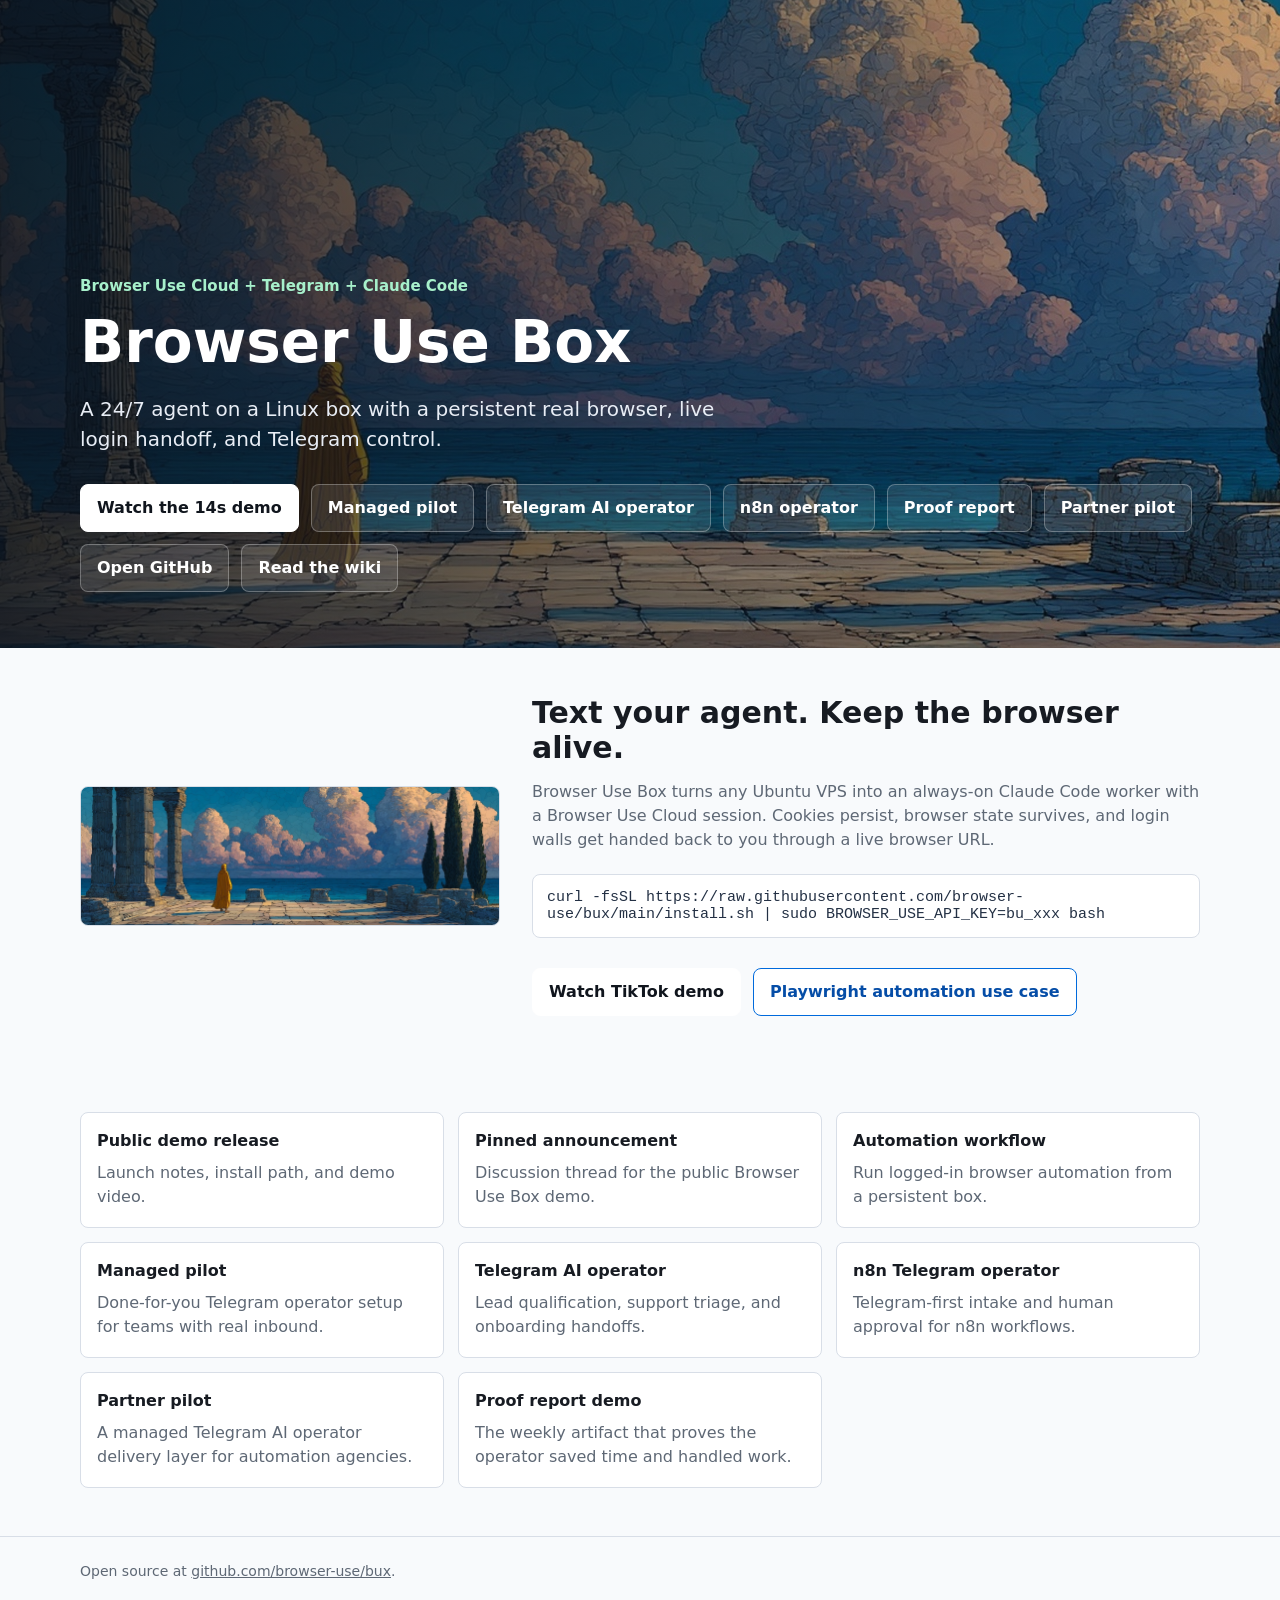
<file: docs/index.html>
<!doctype html>
<html lang="en">
  <head>
    <meta charset="utf-8">
    <meta name="viewport" content="width=device-width, initial-scale=1">
    <title>Browser Use Box</title>
    <meta
      name="description"
      content="Browser Use Box is a 24/7 Claude Code agent with Browser Use Cloud, Telegram control, and a persistent real browser."
    >
    <link rel="canonical" href="https://browser-use.github.io/bux/">
    <link rel="llms-txt" href="https://browser-use.github.io/bux/llms.txt">
    <link rel="llms-full-txt" href="https://browser-use.github.io/bux/llms-full.txt">
    <meta property="og:title" content="Browser Use Box">
    <meta
      property="og:description"
      content="A 24/7 Claude Code agent with Browser Use Cloud, Telegram control, and a persistent real browser."
    >
    <meta property="og:url" content="https://browser-use.github.io/bux/">
    <meta property="og:image" content="https://raw.githubusercontent.com/browser-use/bux/main/docs/hero.jpg">
    <meta property="og:type" content="website">
    <meta name="twitter:card" content="summary_large_image">
    <meta name="twitter:title" content="Browser Use Box">
    <meta
      name="twitter:description"
      content="A 24/7 Claude Code agent with Browser Use Cloud, Telegram control, and a persistent real browser."
    >
    <meta name="twitter:image" content="https://raw.githubusercontent.com/browser-use/bux/main/docs/hero.jpg">
    <script type="application/ld+json">
      {
        "@context": "https://schema.org",
        "@type": "SoftwareApplication",
        "name": "Browser Use Box",
        "applicationCategory": "DeveloperApplication",
        "operatingSystem": "Linux",
        "description": "A 24/7 Claude Code agent with Browser Use Cloud, Telegram control, and a persistent real browser.",
        "url": "https://browser-use.github.io/bux/",
        "codeRepository": "https://github.com/browser-use/bux",
        "image": "https://raw.githubusercontent.com/browser-use/bux/main/docs/hero.jpg",
        "sameAs": [
          "https://www.tiktok.com/@browser_use/video/7639824093721758989",
          "https://github.com/browser-use/bux"
        ]
      }
    </script>
    <style>
      :root {
        color-scheme: light;
        --ink: #171b22;
        --muted: #5e6875;
        --line: #d8dee7;
        --paper: #f8fafc;
        --panel: #ffffff;
        --accent: #006adc;
        --accent-strong: #054da7;
        --green: #16845b;
      }

      * {
        box-sizing: border-box;
      }

      body {
        margin: 0;
        color: var(--ink);
        background: var(--paper);
        font-family: Inter, ui-sans-serif, system-ui, -apple-system, BlinkMacSystemFont, "Segoe UI", sans-serif;
        line-height: 1.5;
      }

      a {
        color: inherit;
      }

      .hero {
        min-height: 72vh;
        display: flex;
        align-items: end;
        background:
          linear-gradient(90deg, rgba(10, 18, 28, .86), rgba(10, 18, 28, .46) 58%, rgba(10, 18, 28, .22)),
          url("hero.jpg") center / cover no-repeat;
        color: white;
      }

      .hero-inner,
      .section-inner {
        width: min(1120px, calc(100% - 40px));
        margin: 0 auto;
      }

      .hero-inner {
        padding: 72px 0 56px;
      }

      .eyebrow {
        margin: 0 0 14px;
        color: #a7f0cb;
        font-size: 15px;
        font-weight: 700;
      }

      h1 {
        max-width: 780px;
        margin: 0;
        font-size: 58px;
        line-height: 1.04;
        letter-spacing: 0;
      }

      .hero-copy {
        max-width: 660px;
        margin: 22px 0 0;
        color: #e8edf5;
        font-size: 20px;
      }

      .actions {
        display: flex;
        flex-wrap: wrap;
        gap: 12px;
        margin-top: 30px;
      }

      .button {
        min-height: 44px;
        display: inline-flex;
        align-items: center;
        justify-content: center;
        border: 1px solid rgba(255, 255, 255, .28);
        border-radius: 8px;
        padding: 11px 16px;
        text-decoration: none;
        font-weight: 700;
        background: rgba(255, 255, 255, .1);
      }

      .button.primary {
        border-color: white;
        background: white;
        color: #10151d;
      }

      main {
        background: var(--paper);
      }

      section {
        padding: 48px 0;
      }

      .demo {
        display: grid;
        grid-template-columns: minmax(260px, 420px) 1fr;
        gap: 32px;
        align-items: center;
      }

      .demo img {
        width: 100%;
        border: 1px solid var(--line);
        border-radius: 8px;
        display: block;
        background: var(--panel);
      }

      h2 {
        margin: 0 0 14px;
        font-size: 30px;
        line-height: 1.16;
        letter-spacing: 0;
      }

      p {
        margin: 0 0 18px;
        color: var(--muted);
      }

      .command {
        margin: 22px 0;
        overflow-x: auto;
        border: 1px solid var(--line);
        border-radius: 8px;
        background: var(--panel);
        padding: 14px;
        color: #233044;
        font: 15px ui-monospace, SFMono-Regular, Menlo, Consolas, monospace;
      }

      .link-grid {
        display: grid;
        grid-template-columns: repeat(3, minmax(0, 1fr));
        gap: 14px;
      }

      .link-tile {
        min-height: 116px;
        border: 1px solid var(--line);
        border-radius: 8px;
        background: var(--panel);
        padding: 16px;
        text-decoration: none;
      }

      .link-tile strong {
        display: block;
        margin-bottom: 8px;
      }

      .link-tile span {
        color: var(--muted);
      }

      footer {
        border-top: 1px solid var(--line);
        padding: 24px 0 36px;
        color: var(--muted);
        font-size: 14px;
      }

      @media (max-width: 760px) {
        .hero {
          min-height: 68vh;
          background:
            linear-gradient(180deg, rgba(10, 18, 28, .44), rgba(10, 18, 28, .9)),
            url("hero.jpg") center / cover no-repeat;
        }

        .hero-inner,
        .section-inner {
          width: min(100% - 28px, 1120px);
        }

        h1 {
          font-size: 40px;
        }

        .hero-copy {
          font-size: 18px;
        }

        .demo,
        .link-grid {
          grid-template-columns: 1fr;
        }
      }
    </style>
  </head>
  <body>
    <header class="hero">
      <div class="hero-inner">
        <p class="eyebrow">Browser Use Cloud + Telegram + Claude Code</p>
        <h1>Browser Use Box</h1>
        <p class="hero-copy">
          A 24/7 agent on a Linux box with a persistent real browser, live login handoff, and Telegram control.
        </p>
        <div class="actions" aria-label="Primary links">
          <a class="button primary" href="https://www.tiktok.com/@browser_use/video/7639824093721758989">Watch the 14s demo</a>
          <a class="button" href="pilot.html">Managed pilot</a>
          <a class="button" href="telegram-ai-operator.html">Telegram AI operator</a>
          <a class="button" href="n8n-telegram-ai-operator.html">n8n operator</a>
          <a class="button" href="managed-pilot-proof-report.html">Proof report</a>
          <a class="button" href="managed-pilot-partners.html">Partner pilot</a>
          <a class="button" href="https://github.com/browser-use/bux">Open GitHub</a>
          <a class="button" href="https://github.com/browser-use/bux/wiki">Read the wiki</a>
        </div>
      </div>
    </header>

    <main>
      <section>
        <div class="section-inner demo">
          <a href="https://www.tiktok.com/@browser_use/video/7639824093721758989" aria-label="Watch Browser Use Box on TikTok">
            <img src="hero.jpg" alt="Browser Use Box running as a Telegram-controlled agent">
          </a>
          <div>
            <h2>Text your agent. Keep the browser alive.</h2>
            <p>
              Browser Use Box turns any Ubuntu VPS into an always-on Claude Code worker with a Browser Use Cloud session. Cookies persist, browser state survives, and login walls get handed back to you through a live browser URL.
            </p>
            <div class="command">curl -fsSL https://raw.githubusercontent.com/browser-use/bux/main/install.sh | sudo BROWSER_USE_API_KEY=bu_xxx bash</div>
            <div class="actions">
              <a class="button primary" href="https://www.tiktok.com/@browser_use/video/7639824093721758989">Watch TikTok demo</a>
              <a class="button" style="border-color: var(--accent); color: var(--accent-strong); background: white;" href="https://github.com/browser-use/bux/blob/main/docs/playwright-automation.md">Playwright automation use case</a>
            </div>
          </div>
        </div>
      </section>

      <section>
        <div class="section-inner link-grid">
          <a class="link-tile" href="https://github.com/browser-use/bux/releases/tag/box-demo-2026-05-14">
            <strong>Public demo release</strong>
            <span>Launch notes, install path, and demo video.</span>
          </a>
          <a class="link-tile" href="https://github.com/browser-use/bux/discussions/181">
            <strong>Pinned announcement</strong>
            <span>Discussion thread for the public Browser Use Box demo.</span>
          </a>
          <a class="link-tile" href="https://github.com/browser-use/bux/wiki/Playwright-automation">
            <strong>Automation workflow</strong>
            <span>Run logged-in browser automation from a persistent box.</span>
          </a>
          <a class="link-tile" href="pilot.html">
            <strong>Managed pilot</strong>
            <span>Done-for-you Telegram operator setup for teams with real inbound.</span>
          </a>
          <a class="link-tile" href="telegram-ai-operator.html">
            <strong>Telegram AI operator</strong>
            <span>Lead qualification, support triage, and onboarding handoffs.</span>
          </a>
          <a class="link-tile" href="n8n-telegram-ai-operator.html">
            <strong>n8n Telegram operator</strong>
            <span>Telegram-first intake and human approval for n8n workflows.</span>
          </a>
          <a class="link-tile" href="managed-pilot-partners.html">
            <strong>Partner pilot</strong>
            <span>A managed Telegram AI operator delivery layer for automation agencies.</span>
          </a>
          <a class="link-tile" href="managed-pilot-proof-report.html">
            <strong>Proof report demo</strong>
            <span>The weekly artifact that proves the operator saved time and handled work.</span>
          </a>
        </div>
      </section>
    </main>

    <footer>
      <div class="section-inner">
        Open source at <a href="https://github.com/browser-use/bux">github.com/browser-use/bux</a>.
      </div>
    </footer>
  </body>
</html>
</file>
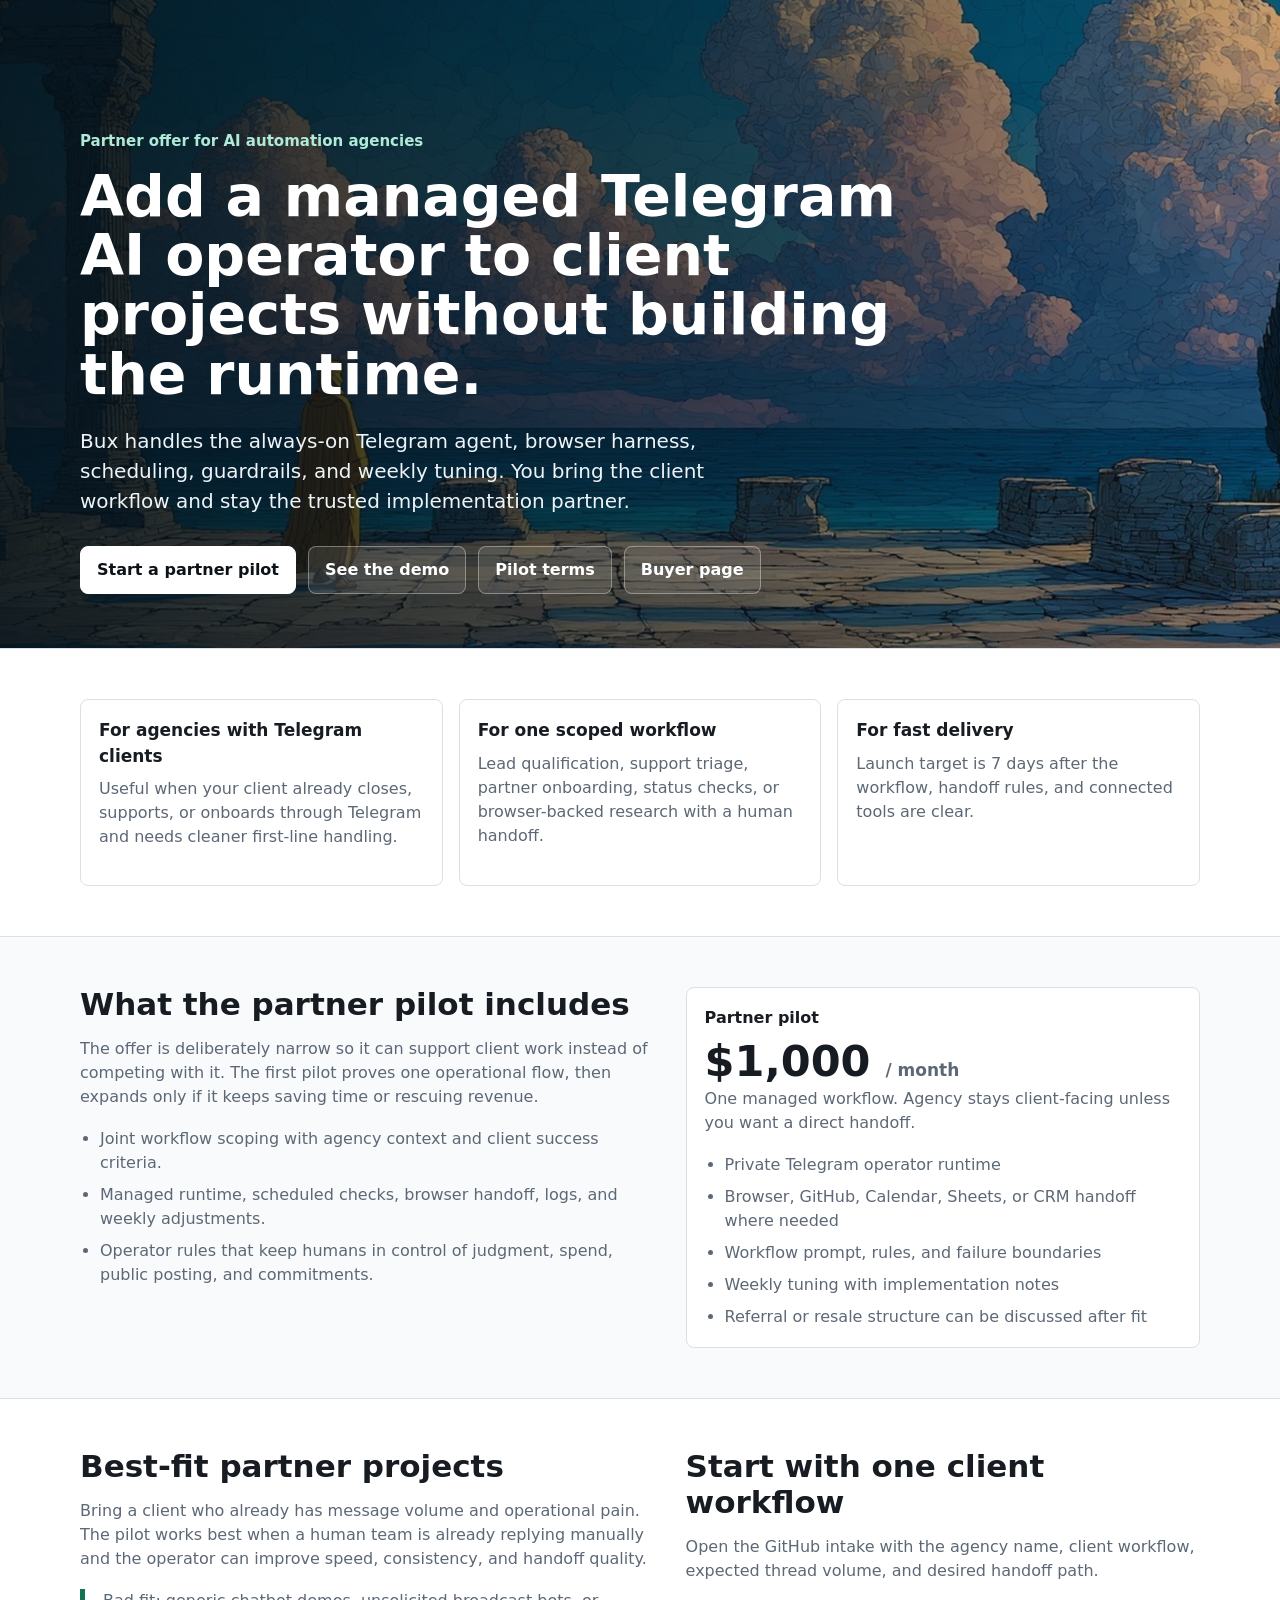
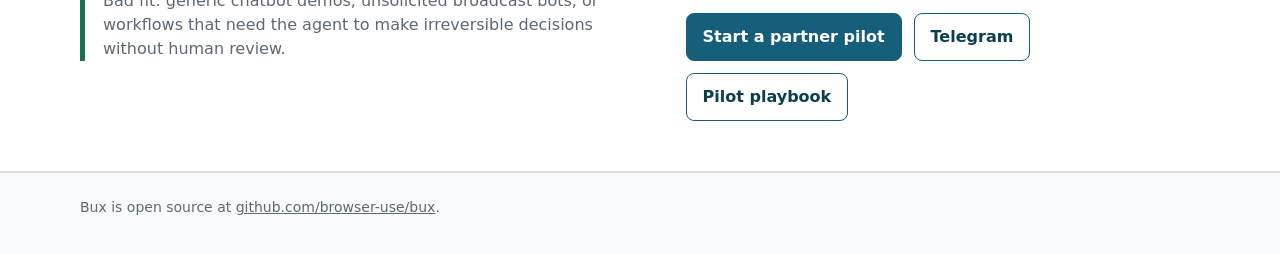
<file: docs/managed-pilot-partners.html>
<!doctype html>
<html lang="en">
  <head>
    <meta charset="utf-8">
    <meta name="viewport" content="width=device-width, initial-scale=1">
    <title>Bux Managed Pilot for AI Automation Agencies</title>
    <meta name="description" content="A partner-ready managed Telegram AI operator pilot for agencies that need a reliable delivery layer for Telegram-heavy client workflows.">
    <link rel="canonical" href="https://browser-use.github.io/bux/managed-pilot-partners.html">
    <meta property="og:title" content="Bux Managed Pilot for AI Automation Agencies">
    <meta property="og:description" content="Add a managed Telegram AI operator workflow to client projects without building the always-on runtime yourself.">
    <meta property="og:url" content="https://browser-use.github.io/bux/managed-pilot-partners.html">
    <meta property="og:image" content="https://raw.githubusercontent.com/browser-use/bux/main/docs/hero.jpg">
    <meta property="og:type" content="website">
    <meta name="twitter:card" content="summary_large_image">
    <style>
      :root { color-scheme: light; --ink: #171b22; --muted: #5d6876; --line: #d9e0e8; --paper: #f8fafc; --panel: #ffffff; --accent: #155f7a; --accent-dark: #0b3e50; --green: #14734f; }
      * { box-sizing: border-box; }
      body { margin: 0; color: var(--ink); background: var(--paper); font-family: Inter, ui-sans-serif, system-ui, -apple-system, BlinkMacSystemFont, "Segoe UI", sans-serif; line-height: 1.5; }
      a { color: inherit; }
      .hero { min-height: 72vh; display: flex; align-items: end; color: white; background: linear-gradient(90deg, rgba(5,18,26,.9), rgba(5,18,26,.58) 56%, rgba(5,18,26,.2)), url("hero.jpg") center / cover no-repeat; }
      .inner { width: min(1120px, calc(100% - 40px)); margin: 0 auto; }
      .hero .inner { padding: 72px 0 54px; }
      .eyebrow { margin: 0 0 14px; color: #aeead7; font-size: 15px; font-weight: 800; }
      h1 { max-width: 850px; margin: 0; font-size: 57px; line-height: 1.04; letter-spacing: 0; }
      .hero-copy { max-width: 710px; margin: 22px 0 0; color: #edf3f7; font-size: 20px; }
      .actions { display: flex; flex-wrap: wrap; gap: 12px; margin-top: 30px; }
      .button { min-height: 44px; display: inline-flex; align-items: center; justify-content: center; border: 1px solid rgba(255,255,255,.34); border-radius: 8px; padding: 11px 16px; text-decoration: none; font-weight: 800; background: rgba(255,255,255,.1); }
      .button.primary { border-color: white; background: white; color: #0c1318; }
      section { padding: 50px 0; }
      .band { background: white; border-top: 1px solid var(--line); border-bottom: 1px solid var(--line); }
      .grid { display: grid; grid-template-columns: repeat(3, minmax(0, 1fr)); gap: 16px; }
      .split { display: grid; grid-template-columns: minmax(0, 1fr) minmax(280px, .9fr); gap: 34px; align-items: start; }
      .tile, .panel { border: 1px solid var(--line); border-radius: 8px; background: var(--panel); padding: 18px; }
      .tile { min-height: 160px; }
      .tile strong { display: block; margin-bottom: 8px; font-size: 17px; }
      h2 { margin: 0 0 14px; font-size: 31px; line-height: 1.16; letter-spacing: 0; }
      p { margin: 0 0 18px; color: var(--muted); }
      ul { margin: 14px 0 0; padding-left: 20px; color: var(--muted); }
      li + li { margin-top: 8px; }
      .price-number { margin: 10px 0 4px; font-size: 43px; line-height: 1; font-weight: 900; }
      .price-number span { color: var(--muted); font-size: 17px; font-weight: 700; }
      .note { border-left: 5px solid var(--green); padding-left: 18px; }
      footer { border-top: 1px solid var(--line); padding: 24px 0 36px; color: var(--muted); font-size: 14px; }
      @media (max-width: 800px) { .hero { min-height: 68vh; background: linear-gradient(180deg, rgba(5,18,26,.38), rgba(5,18,26,.9)), url("hero.jpg") center / cover no-repeat; } .inner { width: min(100% - 28px, 1120px); } h1 { font-size: 39px; } .hero-copy { font-size: 18px; } .grid, .split { grid-template-columns: 1fr; } }
    </style>
  </head>
  <body>
    <header class="hero">
      <div class="inner">
        <p class="eyebrow">Partner offer for AI automation agencies</p>
        <h1>Add a managed Telegram AI operator to client projects without building the runtime.</h1>
        <p class="hero-copy">Bux handles the always-on Telegram agent, browser harness, scheduling, guardrails, and weekly tuning. You bring the client workflow and stay the trusted implementation partner.</p>
        <div class="actions">
          <a class="button primary" href="https://github.com/browser-use/bux/issues/new?template=managed-pilot.yml">Start a partner pilot</a>
          <a class="button" href="managed-pilot-demo.html">See the demo</a>
          <a class="button" href="managed-pilot-terms.html">Pilot terms</a>
          <a class="button" href="pilot.html">Buyer page</a>
        </div>
      </div>
    </header>

    <main>
      <section class="band">
        <div class="inner grid">
          <div class="tile"><strong>For agencies with Telegram clients</strong><p>Useful when your client already closes, supports, or onboards through Telegram and needs cleaner first-line handling.</p></div>
          <div class="tile"><strong>For one scoped workflow</strong><p>Lead qualification, support triage, partner onboarding, status checks, or browser-backed research with a human handoff.</p></div>
          <div class="tile"><strong>For fast delivery</strong><p>Launch target is 7 days after the workflow, handoff rules, and connected tools are clear.</p></div>
        </div>
      </section>

      <section>
        <div class="inner split">
          <div>
            <h2>What the partner pilot includes</h2>
            <p>The offer is deliberately narrow so it can support client work instead of competing with it. The first pilot proves one operational flow, then expands only if it keeps saving time or rescuing revenue.</p>
            <ul>
              <li>Joint workflow scoping with agency context and client success criteria.</li>
              <li>Managed runtime, scheduled checks, browser handoff, logs, and weekly adjustments.</li>
              <li>Operator rules that keep humans in control of judgment, spend, public posting, and commitments.</li>
            </ul>
          </div>
          <aside class="panel" aria-label="Partner pilot pricing">
            <strong>Partner pilot</strong>
            <div class="price-number">$1,000 <span>/ month</span></div>
            <p>One managed workflow. Agency stays client-facing unless you want a direct handoff.</p>
            <ul>
              <li>Private Telegram operator runtime</li>
              <li>Browser, GitHub, Calendar, Sheets, or CRM handoff where needed</li>
              <li>Workflow prompt, rules, and failure boundaries</li>
              <li>Weekly tuning with implementation notes</li>
              <li>Referral or resale structure can be discussed after fit</li>
            </ul>
          </aside>
        </div>
      </section>

      <section class="band">
        <div class="inner split">
          <div>
            <h2>Best-fit partner projects</h2>
            <p>Bring a client who already has message volume and operational pain. The pilot works best when a human team is already replying manually and the operator can improve speed, consistency, and handoff quality.</p>
            <div class="note"><p>Bad fit: generic chatbot demos, unsolicited broadcast bots, or workflows that need the agent to make irreversible decisions without human review.</p></div>
          </div>
          <div>
            <h2>Start with one client workflow</h2>
            <p>Open the GitHub intake with the agency name, client workflow, expected thread volume, and desired handoff path.</p>
            <div class="actions">
              <a class="button primary" style="background: var(--accent); border-color: var(--accent); color: white;" href="https://github.com/browser-use/bux/issues/new?template=managed-pilot.yml">Start a partner pilot</a>
              <a class="button" style="border-color: var(--accent); color: var(--accent-dark); background: white;" href="https://t.me/Magnus_Mueller">Telegram</a>
              <a class="button" style="border-color: var(--accent); color: var(--accent-dark); background: white;" href="managed-pilot-playbook.html">Pilot playbook</a>
            </div>
          </div>
        </div>
      </section>
    </main>

    <footer>
      <div class="inner">Bux is open source at <a href="https://github.com/browser-use/bux">github.com/browser-use/bux</a>.</div>
    </footer>
  </body>
</html>
</file>
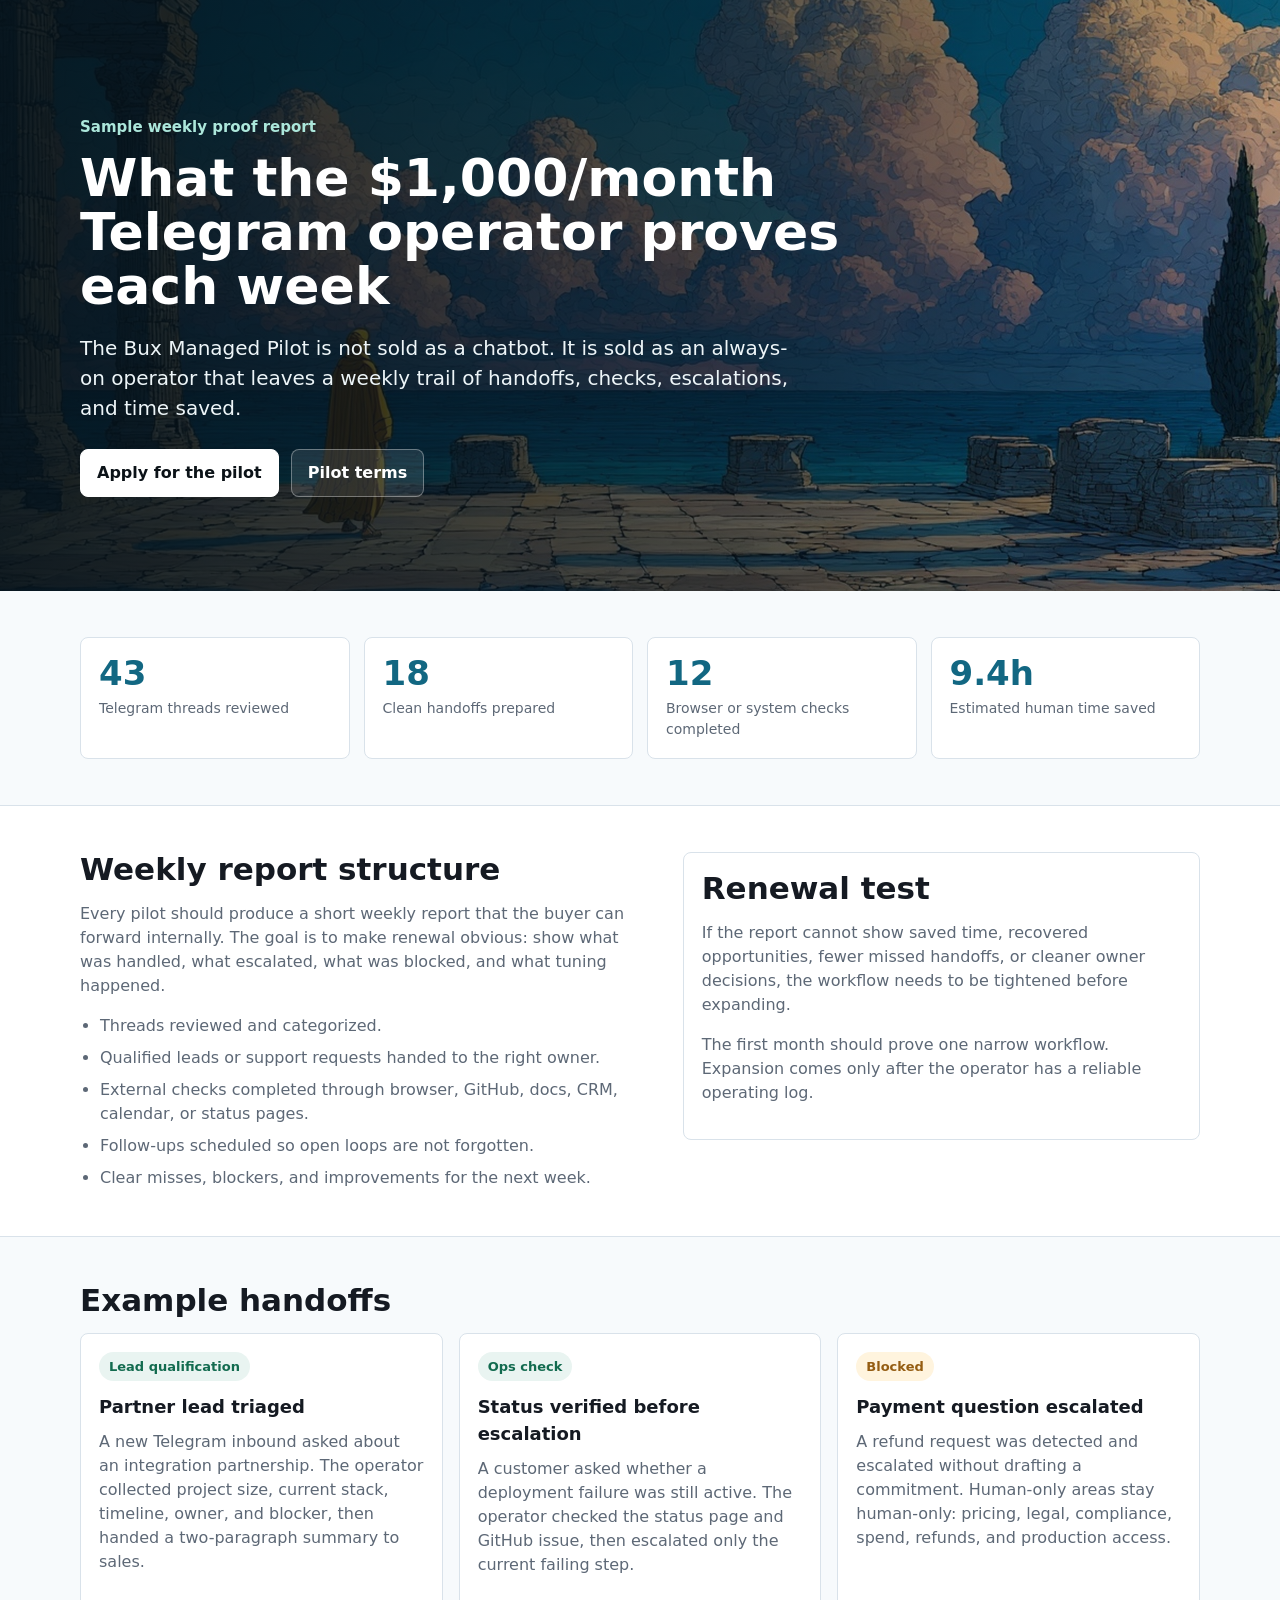
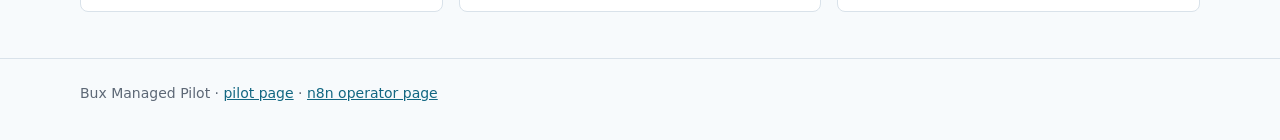
<file: docs/managed-pilot-proof-report.html>
<!doctype html>
<html lang="en">
  <head>
    <meta charset="utf-8">
    <meta name="viewport" content="width=device-width, initial-scale=1">
    <title>Bux Managed Pilot Proof Report Demo</title>
    <meta name="description" content="A sample weekly proof-of-work report for the Bux Managed Pilot Telegram AI operator.">
    <link rel="canonical" href="https://browser-use.github.io/bux/managed-pilot-proof-report.html">
    <meta property="og:title" content="Bux Managed Pilot Proof Report Demo">
    <meta property="og:description" content="See how a managed Telegram AI operator proves weekly value through handoffs, checks, escalations, and time saved.">
    <meta property="og:url" content="https://browser-use.github.io/bux/managed-pilot-proof-report.html">
    <meta property="og:image" content="https://raw.githubusercontent.com/browser-use/bux/main/docs/hero.jpg">
    <meta property="og:type" content="website">
    <style>
      :root {
        color-scheme: light;
        --ink: #151a22;
        --muted: #5d6876;
        --line: #d9e2ea;
        --paper: #f7fafc;
        --panel: #ffffff;
        --accent: #126782;
        --good: #126b4f;
        --warn: #955d12;
      }

      * { box-sizing: border-box; }

      body {
        margin: 0;
        color: var(--ink);
        background: var(--paper);
        font-family: Inter, ui-sans-serif, system-ui, -apple-system, BlinkMacSystemFont, "Segoe UI", sans-serif;
        line-height: 1.5;
      }

      a { color: inherit; }

      .hero {
        min-height: 54vh;
        display: flex;
        align-items: end;
        color: white;
        background:
          linear-gradient(90deg, rgba(5, 18, 26, .92), rgba(5, 18, 26, .64) 58%, rgba(5, 18, 26, .24)),
          url("hero.jpg") center / cover no-repeat;
      }

      .inner {
        width: min(1120px, calc(100% - 40px));
        margin: 0 auto;
      }

      .hero .inner { padding: 70px 0 48px; }

      .eyebrow {
        margin: 0 0 12px;
        color: #ace7db;
        font-size: 15px;
        font-weight: 800;
      }

      h1 {
        max-width: 860px;
        margin: 0;
        font-size: 52px;
        line-height: 1.04;
        letter-spacing: 0;
      }

      .hero-copy {
        max-width: 720px;
        margin: 20px 0 0;
        color: #edf5f8;
        font-size: 20px;
      }

      section { padding: 46px 0; }

      .band {
        background: white;
        border-top: 1px solid var(--line);
        border-bottom: 1px solid var(--line);
      }

      .grid {
        display: grid;
        grid-template-columns: repeat(4, minmax(0, 1fr));
        gap: 14px;
      }

      .split {
        display: grid;
        grid-template-columns: minmax(0, 1fr) minmax(300px, .9fr);
        gap: 28px;
        align-items: start;
      }

      .tile,
      .panel,
      .example {
        border: 1px solid var(--line);
        border-radius: 8px;
        background: var(--panel);
        padding: 18px;
      }

      .metric {
        margin: 0;
        color: var(--accent);
        font-size: 34px;
        font-weight: 900;
        line-height: 1;
      }

      .label {
        margin: 8px 0 0;
        color: var(--muted);
        font-size: 14px;
      }

      h2 {
        margin: 0 0 14px;
        font-size: 31px;
        line-height: 1.16;
        letter-spacing: 0;
      }

      h3 {
        margin: 0 0 10px;
        font-size: 18px;
      }

      p {
        margin: 0 0 16px;
        color: var(--muted);
      }

      ul {
        margin: 12px 0 0;
        padding-left: 20px;
        color: var(--muted);
      }

      li + li { margin-top: 8px; }

      .examples {
        display: grid;
        grid-template-columns: repeat(3, minmax(0, 1fr));
        gap: 16px;
      }

      .tag {
        display: inline-flex;
        margin-bottom: 12px;
        border-radius: 999px;
        padding: 5px 10px;
        background: #e9f4f1;
        color: var(--good);
        font-size: 13px;
        font-weight: 800;
      }

      .tag.warn {
        background: #fff4de;
        color: var(--warn);
      }

      .actions {
        display: flex;
        flex-wrap: wrap;
        gap: 12px;
        margin-top: 26px;
      }

      .button {
        min-height: 44px;
        display: inline-flex;
        align-items: center;
        justify-content: center;
        border: 1px solid rgba(255, 255, 255, .34);
        border-radius: 8px;
        padding: 11px 16px;
        text-decoration: none;
        font-weight: 800;
        background: rgba(255, 255, 255, .1);
      }

      .button.primary {
        border-color: white;
        background: white;
        color: #0c1318;
      }

      footer {
        border-top: 1px solid var(--line);
        padding: 24px 0 36px;
        color: var(--muted);
        font-size: 14px;
      }

      footer a { color: var(--accent); }

      @media (max-width: 820px) {
        h1 { font-size: 38px; }
        .hero-copy { font-size: 18px; }
        .grid,
        .split,
        .examples { grid-template-columns: 1fr; }
        section { padding: 36px 0; }
      }
    </style>
  </head>
  <body>
    <main>
      <section class="hero">
        <div class="inner">
          <p class="eyebrow">Sample weekly proof report</p>
          <h1>What the $1,000/month Telegram operator proves each week</h1>
          <p class="hero-copy">
            The Bux Managed Pilot is not sold as a chatbot. It is sold as an always-on operator that leaves a weekly trail of handoffs, checks, escalations, and time saved.
          </p>
          <div class="actions">
            <a class="button primary" href="https://github.com/browser-use/bux/issues/new?template=managed-pilot.yml">Apply for the pilot</a>
            <a class="button" href="https://browser-use.github.io/bux/managed-pilot-terms.html">Pilot terms</a>
          </div>
        </div>
      </section>

      <section>
        <div class="inner grid">
          <div class="tile">
            <p class="metric">43</p>
            <p class="label">Telegram threads reviewed</p>
          </div>
          <div class="tile">
            <p class="metric">18</p>
            <p class="label">Clean handoffs prepared</p>
          </div>
          <div class="tile">
            <p class="metric">12</p>
            <p class="label">Browser or system checks completed</p>
          </div>
          <div class="tile">
            <p class="metric">9.4h</p>
            <p class="label">Estimated human time saved</p>
          </div>
        </div>
      </section>

      <section class="band">
        <div class="inner split">
          <div>
            <h2>Weekly report structure</h2>
            <p>
              Every pilot should produce a short weekly report that the buyer can forward internally. The goal is to make renewal obvious: show what was handled, what escalated, what was blocked, and what tuning happened.
            </p>
            <ul>
              <li>Threads reviewed and categorized.</li>
              <li>Qualified leads or support requests handed to the right owner.</li>
              <li>External checks completed through browser, GitHub, docs, CRM, calendar, or status pages.</li>
              <li>Follow-ups scheduled so open loops are not forgotten.</li>
              <li>Clear misses, blockers, and improvements for the next week.</li>
            </ul>
          </div>
          <aside class="panel">
            <h2>Renewal test</h2>
            <p>
              If the report cannot show saved time, recovered opportunities, fewer missed handoffs, or cleaner owner decisions, the workflow needs to be tightened before expanding.
            </p>
            <p>
              The first month should prove one narrow workflow. Expansion comes only after the operator has a reliable operating log.
            </p>
          </aside>
        </div>
      </section>

      <section>
        <div class="inner">
          <h2>Example handoffs</h2>
          <div class="examples">
            <div class="example">
              <span class="tag">Lead qualification</span>
              <h3>Partner lead triaged</h3>
              <p>
                A new Telegram inbound asked about an integration partnership. The operator collected project size, current stack, timeline, owner, and blocker, then handed a two-paragraph summary to sales.
              </p>
            </div>
            <div class="example">
              <span class="tag">Ops check</span>
              <h3>Status verified before escalation</h3>
              <p>
                A customer asked whether a deployment failure was still active. The operator checked the status page and GitHub issue, then escalated only the current failing step.
              </p>
            </div>
            <div class="example">
              <span class="tag warn">Blocked</span>
              <h3>Payment question escalated</h3>
              <p>
                A refund request was detected and escalated without drafting a commitment. Human-only areas stay human-only: pricing, legal, compliance, spend, refunds, and production access.
              </p>
            </div>
          </div>
        </div>
      </section>
    </main>

    <footer>
      <div class="inner">
        Bux Managed Pilot · <a href="https://browser-use.github.io/bux/pilot.html">pilot page</a> · <a href="https://browser-use.github.io/bux/n8n-telegram-ai-operator.html">n8n operator page</a>
      </div>
    </footer>
  </body>
</html>
</file>
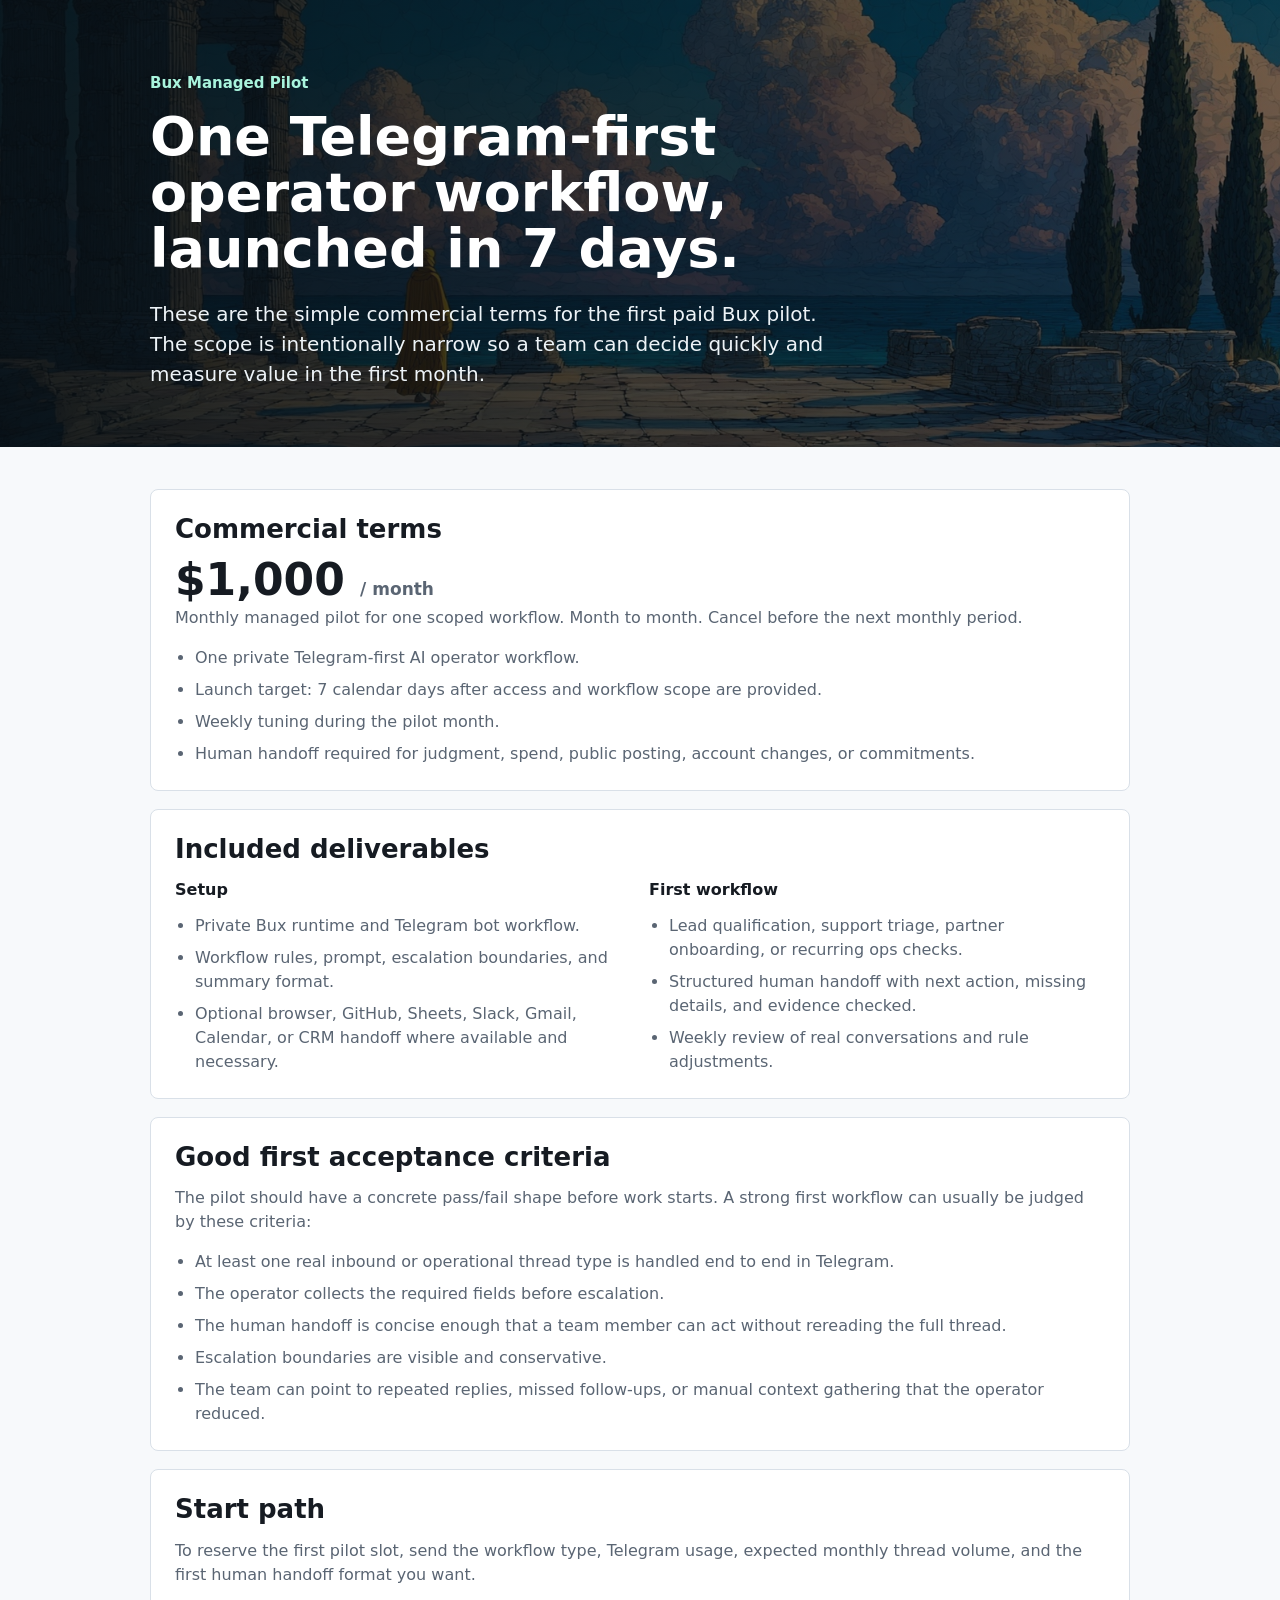
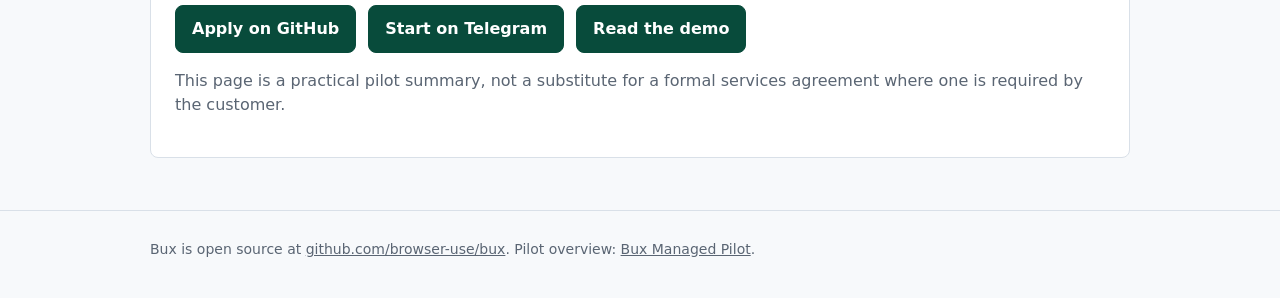
<file: docs/managed-pilot-terms.html>
<!doctype html>
<html lang="en">
  <head>
    <meta charset="utf-8">
    <meta name="viewport" content="width=device-width, initial-scale=1">
    <title>Bux Managed Pilot Terms</title>
    <meta
      name="description"
      content="One-page commercial terms for the Bux Managed Pilot: $1,000/month for one Telegram-first AI operator workflow launched in 7 days."
    >
    <link rel="canonical" href="https://browser-use.github.io/bux/managed-pilot-terms.html">
    <meta property="og:title" content="Bux Managed Pilot Terms">
    <meta
      property="og:description"
      content="$1,000/month for one private Telegram operator workflow, launched in 7 days."
    >
    <meta property="og:url" content="https://browser-use.github.io/bux/managed-pilot-terms.html">
    <meta property="og:image" content="https://raw.githubusercontent.com/browser-use/bux/main/docs/hero.jpg">
    <meta property="og:type" content="website">
    <style>
      :root {
        color-scheme: light;
        --ink: #161b22;
        --muted: #5a6573;
        --line: #d9e0e8;
        --paper: #f7f9fb;
        --panel: #ffffff;
        --accent: #0f6f58;
        --accent-dark: #084b3b;
      }

      * {
        box-sizing: border-box;
      }

      body {
        margin: 0;
        color: var(--ink);
        background: var(--paper);
        font-family: Inter, ui-sans-serif, system-ui, -apple-system, BlinkMacSystemFont, "Segoe UI", sans-serif;
        line-height: 1.5;
      }

      a {
        color: inherit;
      }

      header {
        color: white;
        background:
          linear-gradient(90deg, rgba(7, 14, 19, .9), rgba(7, 14, 19, .55)),
          url("hero.jpg") center / cover no-repeat;
      }

      .inner {
        width: min(980px, calc(100% - 40px));
        margin: 0 auto;
      }

      header .inner {
        padding: 72px 0 58px;
      }

      .eyebrow {
        margin: 0 0 14px;
        color: #a9f4dd;
        font-size: 15px;
        font-weight: 800;
      }

      h1 {
        max-width: 780px;
        margin: 0;
        font-size: 54px;
        line-height: 1.04;
        letter-spacing: 0;
      }

      .hero-copy {
        max-width: 700px;
        margin: 22px 0 0;
        color: #edf3f7;
        font-size: 20px;
      }

      main {
        padding: 42px 0 52px;
      }

      section {
        border: 1px solid var(--line);
        border-radius: 8px;
        background: var(--panel);
        padding: 24px;
      }

      section + section {
        margin-top: 18px;
      }

      h2 {
        margin: 0 0 14px;
        font-size: 26px;
        line-height: 1.16;
        letter-spacing: 0;
      }

      p {
        margin: 0 0 16px;
        color: var(--muted);
      }

      ul {
        margin: 12px 0 0;
        padding-left: 20px;
        color: var(--muted);
      }

      li + li {
        margin-top: 8px;
      }

      .price {
        margin: 8px 0 4px;
        font-size: 44px;
        line-height: 1;
        font-weight: 900;
      }

      .price span {
        color: var(--muted);
        font-size: 17px;
      }

      .grid {
        display: grid;
        grid-template-columns: repeat(2, minmax(0, 1fr));
        gap: 18px;
      }

      .button {
        min-height: 44px;
        display: inline-flex;
        align-items: center;
        justify-content: center;
        border: 1px solid var(--accent-dark);
        border-radius: 8px;
        padding: 11px 16px;
        color: white;
        background: var(--accent-dark);
        text-decoration: none;
        font-weight: 800;
      }

      .actions {
        display: flex;
        flex-wrap: wrap;
        gap: 12px;
        margin-top: 18px;
      }

      .muted {
        color: var(--muted);
      }

      footer {
        border-top: 1px solid var(--line);
        padding: 28px 0 38px;
        color: var(--muted);
        font-size: 14px;
      }

      @media (max-width: 760px) {
        .inner {
          width: min(100% - 28px, 980px);
        }

        h1 {
          font-size: 39px;
        }

        .grid {
          grid-template-columns: 1fr;
        }
      }
    </style>
  </head>
  <body>
    <header>
      <div class="inner">
        <p class="eyebrow">Bux Managed Pilot</p>
        <h1>One Telegram-first operator workflow, launched in 7 days.</h1>
        <p class="hero-copy">
          These are the simple commercial terms for the first paid Bux pilot. The scope is intentionally narrow so a team can decide quickly and measure value in the first month.
        </p>
      </div>
    </header>

    <main>
      <div class="inner">
        <section>
          <h2>Commercial terms</h2>
          <div class="price">$1,000 <span>/ month</span></div>
          <p>Monthly managed pilot for one scoped workflow. Month to month. Cancel before the next monthly period.</p>
          <ul>
            <li>One private Telegram-first AI operator workflow.</li>
            <li>Launch target: 7 calendar days after access and workflow scope are provided.</li>
            <li>Weekly tuning during the pilot month.</li>
            <li>Human handoff required for judgment, spend, public posting, account changes, or commitments.</li>
          </ul>
        </section>

        <section>
          <h2>Included deliverables</h2>
          <div class="grid">
            <div>
              <strong>Setup</strong>
              <ul>
                <li>Private Bux runtime and Telegram bot workflow.</li>
                <li>Workflow rules, prompt, escalation boundaries, and summary format.</li>
                <li>Optional browser, GitHub, Sheets, Slack, Gmail, Calendar, or CRM handoff where available and necessary.</li>
              </ul>
            </div>
            <div>
              <strong>First workflow</strong>
              <ul>
                <li>Lead qualification, support triage, partner onboarding, or recurring ops checks.</li>
                <li>Structured human handoff with next action, missing details, and evidence checked.</li>
                <li>Weekly review of real conversations and rule adjustments.</li>
              </ul>
            </div>
          </div>
        </section>

        <section>
          <h2>Good first acceptance criteria</h2>
          <p>The pilot should have a concrete pass/fail shape before work starts. A strong first workflow can usually be judged by these criteria:</p>
          <ul>
            <li>At least one real inbound or operational thread type is handled end to end in Telegram.</li>
            <li>The operator collects the required fields before escalation.</li>
            <li>The human handoff is concise enough that a team member can act without rereading the full thread.</li>
            <li>Escalation boundaries are visible and conservative.</li>
            <li>The team can point to repeated replies, missed follow-ups, or manual context gathering that the operator reduced.</li>
          </ul>
        </section>

        <section>
          <h2>Start path</h2>
          <p>
            To reserve the first pilot slot, send the workflow type, Telegram usage, expected monthly thread volume, and the first human handoff format you want.
          </p>
          <div class="actions">
            <a class="button" href="https://github.com/browser-use/bux/issues/new?template=managed-pilot.yml">Apply on GitHub</a>
            <a class="button" href="https://t.me/Magnus_Mueller">Start on Telegram</a>
            <a class="button" href="managed-pilot-demo.html">Read the demo</a>
          </div>
          <p class="muted" style="margin-top: 16px;">
            This page is a practical pilot summary, not a substitute for a formal services agreement where one is required by the customer.
          </p>
        </section>
      </div>
    </main>

    <footer>
      <div class="inner">
        Bux is open source at <a href="https://github.com/browser-use/bux">github.com/browser-use/bux</a>. Pilot overview: <a href="pilot.html">Bux Managed Pilot</a>.
      </div>
    </footer>
  </body>
</html>
</file>
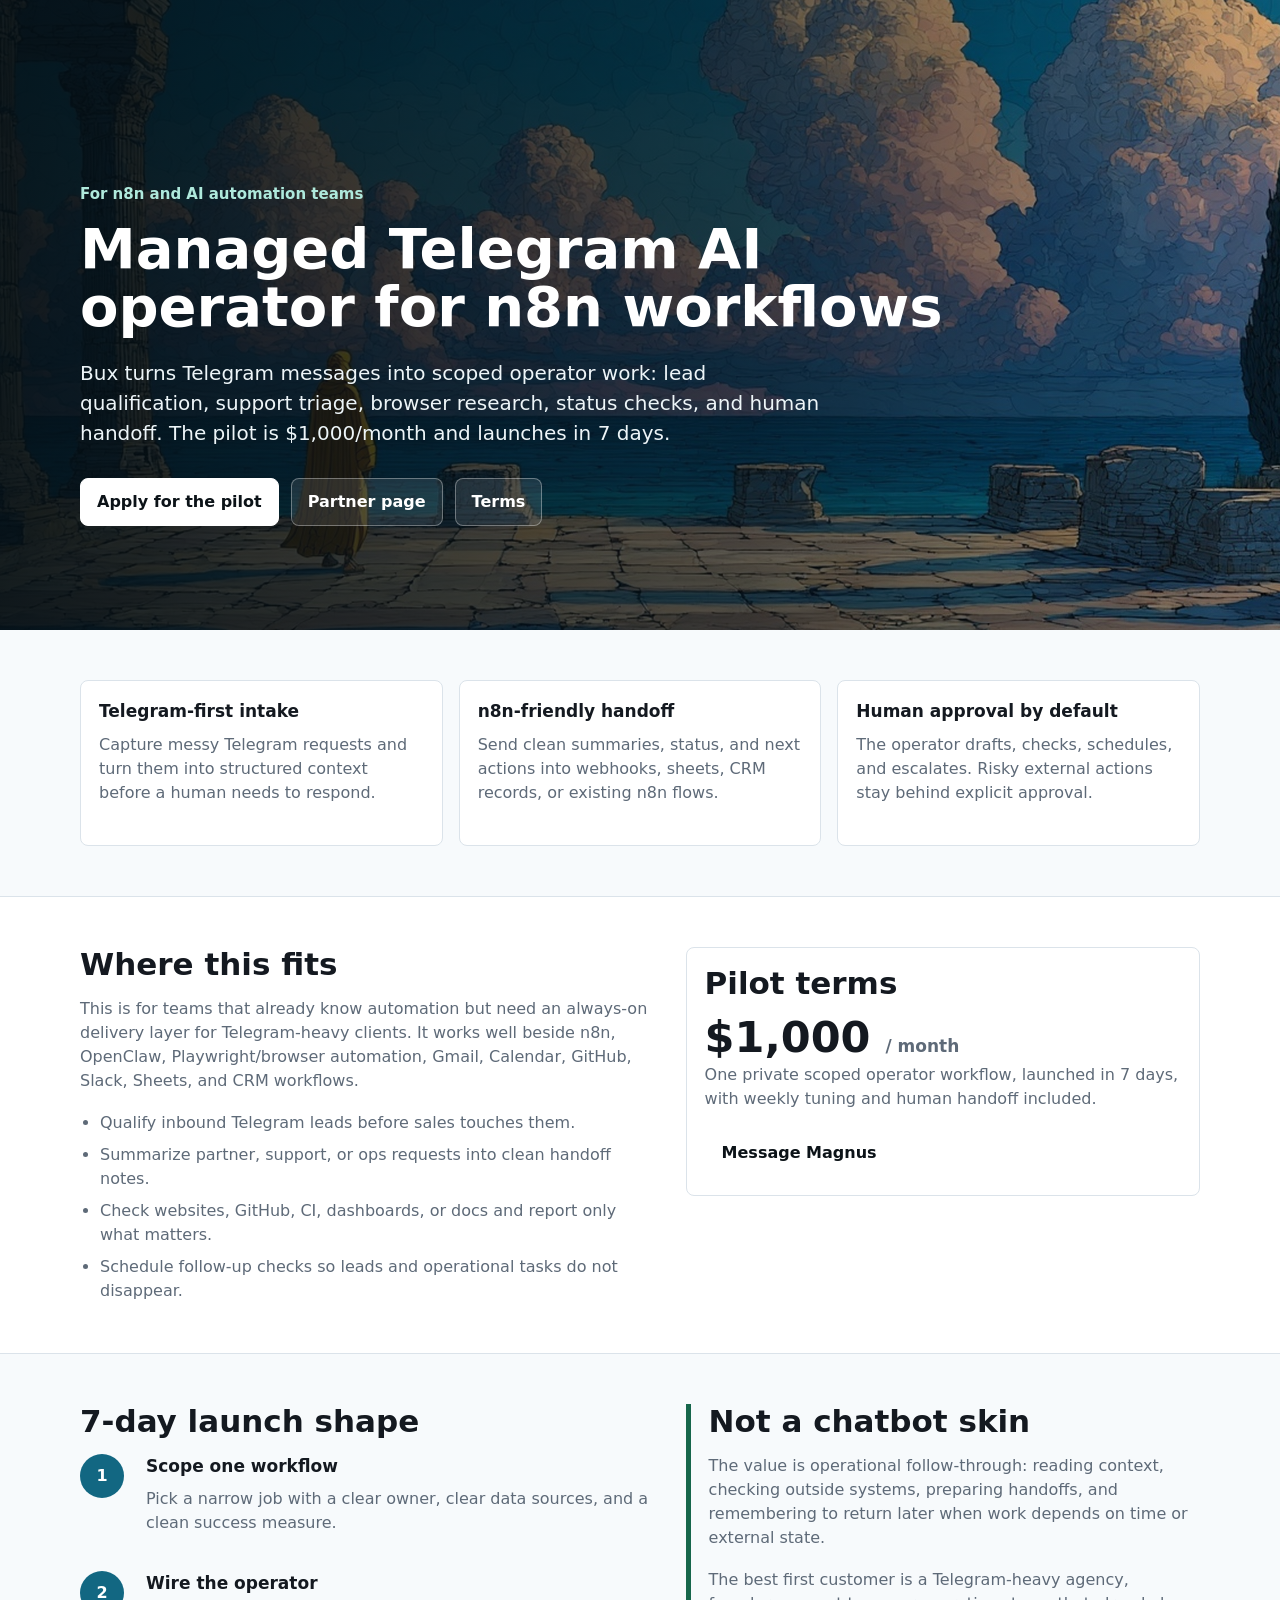
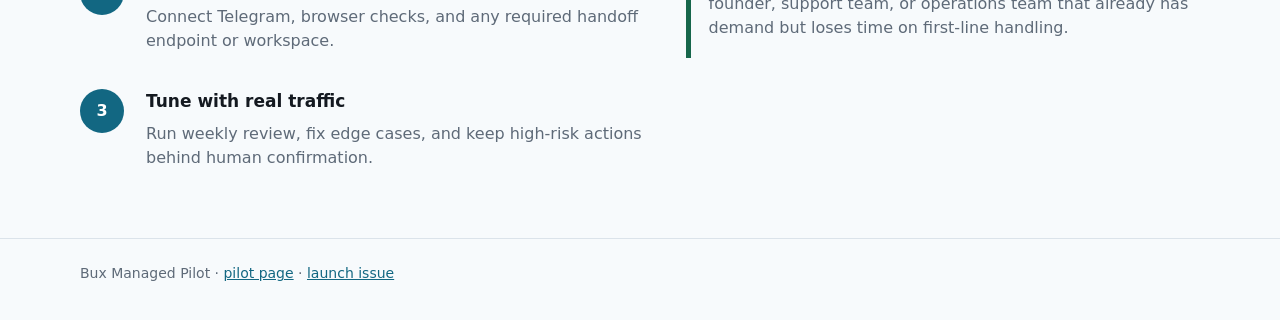
<file: docs/n8n-telegram-ai-operator.html>
<!doctype html>
<html lang="en">
  <head>
    <meta charset="utf-8">
    <meta name="viewport" content="width=device-width, initial-scale=1">
    <title>n8n Telegram AI Operator Pilot | Bux Managed Pilot</title>
    <meta name="description" content="A managed $1,000/month Telegram AI operator pilot for teams and agencies using n8n, OpenClaw, browser automation, and human handoff workflows.">
    <link rel="canonical" href="https://browser-use.github.io/bux/n8n-telegram-ai-operator.html">
    <meta property="og:title" content="n8n Telegram AI Operator Pilot">
    <meta property="og:description" content="Launch a managed Telegram-first AI operator workflow in 7 days, with n8n-friendly handoff and human approval.">
    <meta property="og:url" content="https://browser-use.github.io/bux/n8n-telegram-ai-operator.html">
    <meta property="og:image" content="https://raw.githubusercontent.com/browser-use/bux/main/docs/hero.jpg">
    <meta property="og:type" content="website">
    <meta name="twitter:card" content="summary_large_image">
    <style>
      :root { color-scheme: light; --ink: #141920; --muted: #5e6a78; --line: #dbe3ea; --paper: #f7fafc; --panel: #ffffff; --accent: #126782; --accent-2: #16664b; }
      * { box-sizing: border-box; }
      body { margin: 0; color: var(--ink); background: var(--paper); font-family: Inter, ui-sans-serif, system-ui, -apple-system, BlinkMacSystemFont, "Segoe UI", sans-serif; line-height: 1.5; }
      a { color: inherit; }
      .hero { min-height: 70vh; display: flex; align-items: end; color: white; background: linear-gradient(90deg, rgba(4, 15, 21, .92), rgba(4, 15, 21, .62) 58%, rgba(4, 15, 21, .18)), url("hero.jpg") center / cover no-repeat; }
      .inner { width: min(1120px, calc(100% - 40px)); margin: 0 auto; }
      .hero .inner { padding: 72px 0 54px; }
      .eyebrow { margin: 0 0 14px; color: #afe9dc; font-size: 15px; font-weight: 800; }
      h1 { max-width: 880px; margin: 0; font-size: 56px; line-height: 1.04; letter-spacing: 0; }
      .hero-copy { max-width: 740px; margin: 22px 0 0; color: #edf5f8; font-size: 20px; }
      .actions { display: flex; flex-wrap: wrap; gap: 12px; margin-top: 30px; }
      .button { min-height: 44px; display: inline-flex; align-items: center; justify-content: center; border: 1px solid rgba(255, 255, 255, .34); border-radius: 8px; padding: 11px 16px; text-decoration: none; font-weight: 800; background: rgba(255, 255, 255, .1); }
      .button.primary { border-color: white; background: white; color: #0c1318; }
      section { padding: 50px 0; }
      .band { background: white; border-top: 1px solid var(--line); border-bottom: 1px solid var(--line); }
      .grid { display: grid; grid-template-columns: repeat(3, minmax(0, 1fr)); gap: 16px; }
      .split { display: grid; grid-template-columns: minmax(0, 1fr) minmax(280px, .9fr); gap: 34px; align-items: start; }
      .tile, .panel { border: 1px solid var(--line); border-radius: 8px; background: var(--panel); padding: 18px; }
      .tile { min-height: 166px; }
      .tile strong, .step strong { display: block; margin-bottom: 8px; font-size: 17px; }
      h2 { margin: 0 0 14px; font-size: 31px; line-height: 1.16; letter-spacing: 0; }
      p { margin: 0 0 18px; color: var(--muted); }
      ul { margin: 14px 0 0; padding-left: 20px; color: var(--muted); }
      li + li { margin-top: 8px; }
      .price-number { margin: 10px 0 4px; font-size: 43px; line-height: 1; font-weight: 900; }
      .price-number span { color: var(--muted); font-size: 17px; font-weight: 700; }
      .step { display: grid; grid-template-columns: 52px 1fr; gap: 14px; align-items: start; }
      .step + .step { margin-top: 18px; }
      .num { width: 44px; height: 44px; display: inline-flex; align-items: center; justify-content: center; border-radius: 50%; background: var(--accent); color: white; font-weight: 900; }
      .note { border-left: 5px solid var(--accent-2); padding-left: 18px; }
      footer { border-top: 1px solid var(--line); padding: 24px 0 36px; color: var(--muted); font-size: 14px; }
      footer a { color: var(--accent); }
      @media (max-width: 760px) { .hero { min-height: 78vh; } .hero .inner { padding: 56px 0 38px; } h1 { font-size: 38px; } .hero-copy { font-size: 18px; } .grid, .split { grid-template-columns: 1fr; } section { padding: 38px 0; } }
    </style>
  </head>
  <body>
    <main>
      <section class="hero">
        <div class="inner">
          <p class="eyebrow">For n8n and AI automation teams</p>
          <h1>Managed Telegram AI operator for n8n workflows</h1>
          <p class="hero-copy">Bux turns Telegram messages into scoped operator work: lead qualification, support triage, browser research, status checks, and human handoff. The pilot is $1,000/month and launches in 7 days.</p>
          <div class="actions">
            <a class="button primary" href="https://github.com/browser-use/bux/issues/new?template=managed-pilot.yml">Apply for the pilot</a>
            <a class="button" href="https://browser-use.github.io/bux/managed-pilot-partners.html">Partner page</a>
            <a class="button" href="https://browser-use.github.io/bux/managed-pilot-terms.html">Terms</a>
          </div>
        </div>
      </section>
      <section>
        <div class="inner grid">
          <div class="tile"><strong>Telegram-first intake</strong><p>Capture messy Telegram requests and turn them into structured context before a human needs to respond.</p></div>
          <div class="tile"><strong>n8n-friendly handoff</strong><p>Send clean summaries, status, and next actions into webhooks, sheets, CRM records, or existing n8n flows.</p></div>
          <div class="tile"><strong>Human approval by default</strong><p>The operator drafts, checks, schedules, and escalates. Risky external actions stay behind explicit approval.</p></div>
        </div>
      </section>
      <section class="band">
        <div class="inner split">
          <div>
            <h2>Where this fits</h2>
            <p>This is for teams that already know automation but need an always-on delivery layer for Telegram-heavy clients. It works well beside n8n, OpenClaw, Playwright/browser automation, Gmail, Calendar, GitHub, Slack, Sheets, and CRM workflows.</p>
            <ul>
              <li>Qualify inbound Telegram leads before sales touches them.</li>
              <li>Summarize partner, support, or ops requests into clean handoff notes.</li>
              <li>Check websites, GitHub, CI, dashboards, or docs and report only what matters.</li>
              <li>Schedule follow-up checks so leads and operational tasks do not disappear.</li>
            </ul>
          </div>
          <aside class="panel">
            <h2>Pilot terms</h2>
            <div class="price-number">$1,000 <span>/ month</span></div>
            <p>One private scoped operator workflow, launched in 7 days, with weekly tuning and human handoff included.</p>
            <a class="button primary" href="https://t.me/Magnus_Mueller">Message Magnus</a>
          </aside>
        </div>
      </section>
      <section>
        <div class="inner split">
          <div>
            <h2>7-day launch shape</h2>
            <div class="step"><span class="num">1</span><div><strong>Scope one workflow</strong><p>Pick a narrow job with a clear owner, clear data sources, and a clean success measure.</p></div></div>
            <div class="step"><span class="num">2</span><div><strong>Wire the operator</strong><p>Connect Telegram, browser checks, and any required handoff endpoint or workspace.</p></div></div>
            <div class="step"><span class="num">3</span><div><strong>Tune with real traffic</strong><p>Run weekly review, fix edge cases, and keep high-risk actions behind human confirmation.</p></div></div>
          </div>
          <div class="note">
            <h2>Not a chatbot skin</h2>
            <p>The value is operational follow-through: reading context, checking outside systems, preparing handoffs, and remembering to return later when work depends on time or external state.</p>
            <p>The best first customer is a Telegram-heavy agency, founder, support team, or operations team that already has demand but loses time on first-line handling.</p>
          </div>
        </div>
      </section>
    </main>
    <footer>
      <div class="inner">Bux Managed Pilot · <a href="https://browser-use.github.io/bux/pilot.html">pilot page</a> · <a href="https://github.com/browser-use/bux/issues/233">launch issue</a></div>
    </footer>
  </body>
</html>
</file>
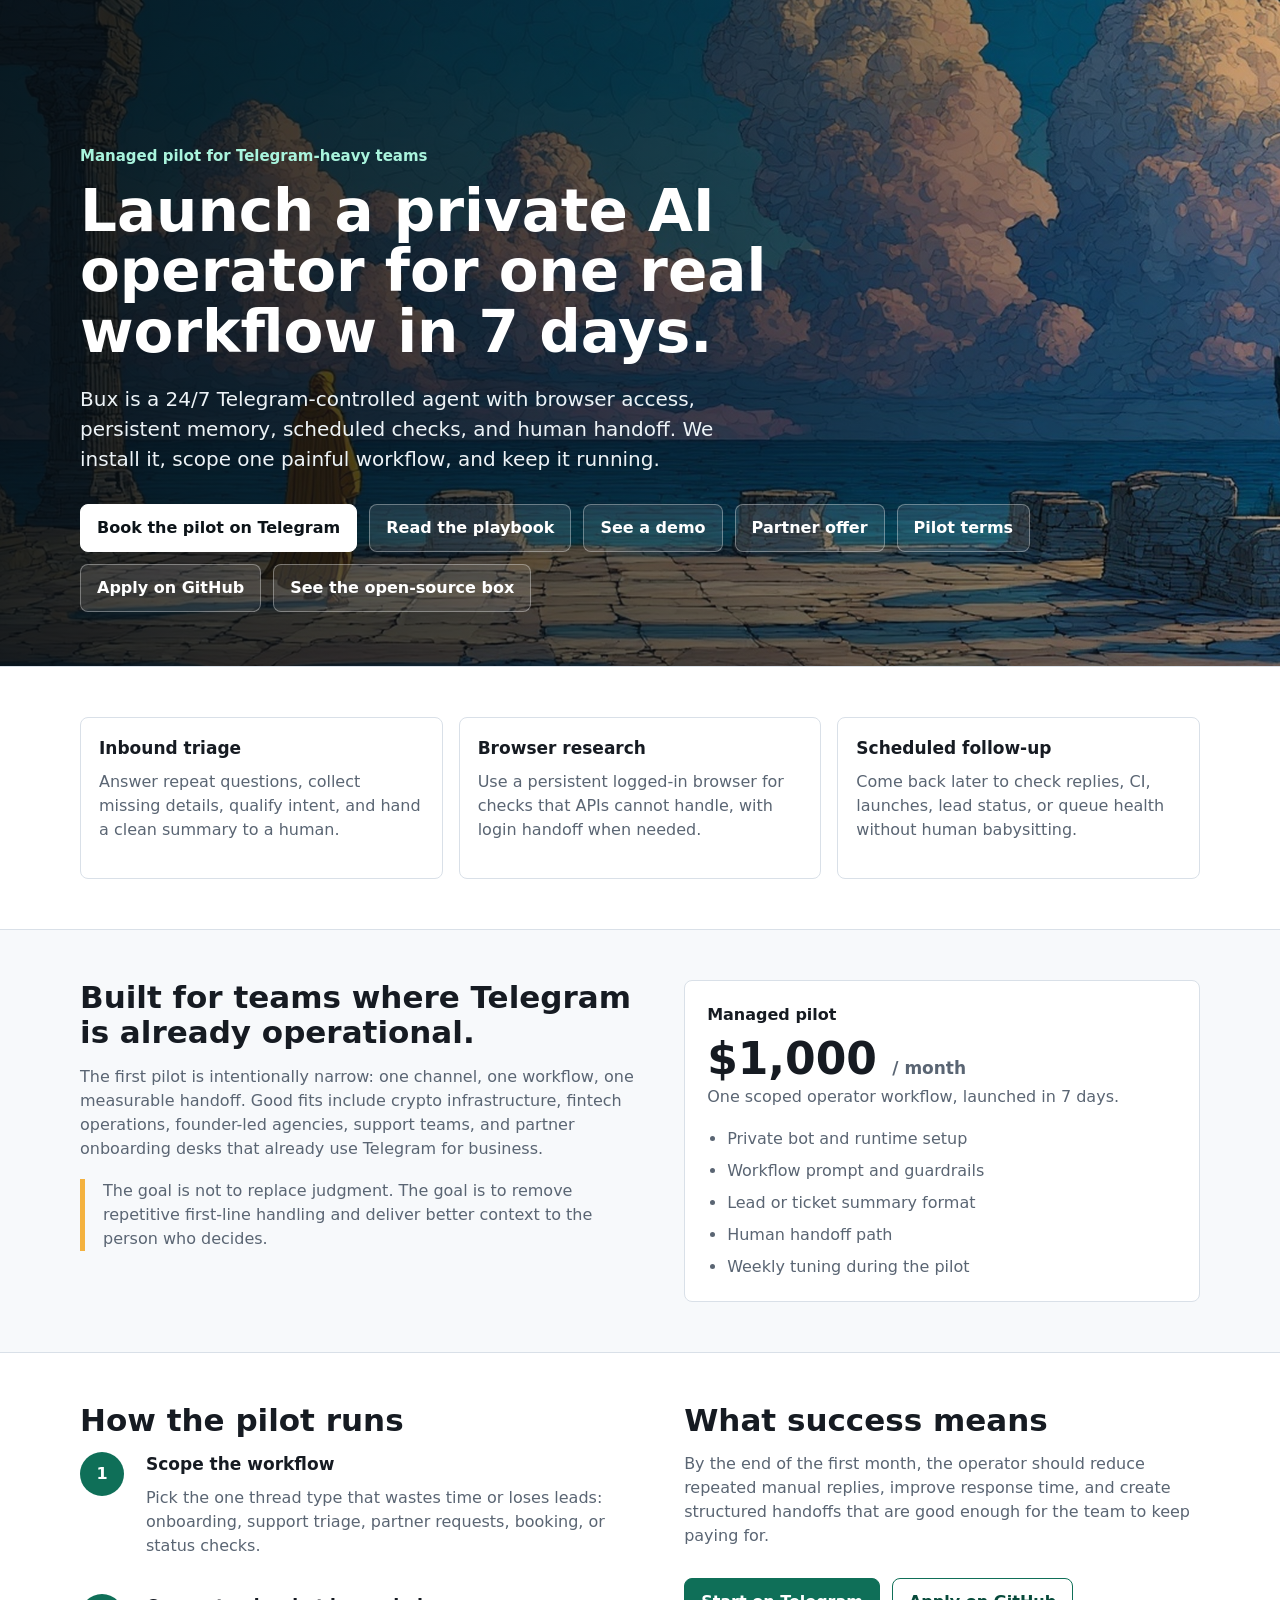
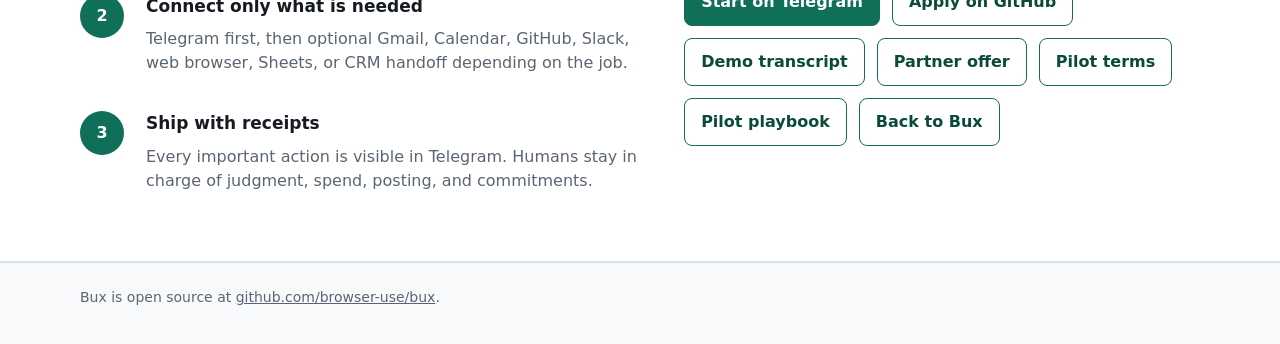
<file: docs/pilot.html>
<!doctype html>
<html lang="en">
  <head>
    <meta charset="utf-8">
    <meta name="viewport" content="width=device-width, initial-scale=1">
    <title>Bux Managed Pilot</title>
    <meta
      name="description"
      content="A done-for-you Telegram AI operator pilot for teams that need inbound triage, lead qualification, browser research, and clean human handoffs."
    >
    <link rel="canonical" href="https://browser-use.github.io/bux/pilot.html">
    <meta property="og:title" content="Bux Managed Pilot">
    <meta
      property="og:description"
      content="Launch a private Telegram AI operator for one real workflow in 7 days."
    >
    <meta property="og:url" content="https://browser-use.github.io/bux/pilot.html">
    <meta property="og:image" content="https://raw.githubusercontent.com/browser-use/bux/main/docs/hero.jpg">
    <meta property="og:type" content="website">
    <meta name="twitter:card" content="summary_large_image">
    <meta name="twitter:title" content="Bux Managed Pilot">
    <meta
      name="twitter:description"
      content="Done-for-you Telegram AI operator setup for one high-value workflow."
    >
    <meta name="twitter:image" content="https://raw.githubusercontent.com/browser-use/bux/main/docs/hero.jpg">
    <script type="application/ld+json">
      {
        "@context": "https://schema.org",
        "@type": "Service",
        "name": "Bux Managed Pilot",
        "description": "A done-for-you Telegram AI operator pilot for teams that need inbound triage, lead qualification, browser research, and clean human handoffs.",
        "provider": {
          "@type": "Organization",
          "name": "Browser Use"
        },
        "url": "https://browser-use.github.io/bux/pilot.html",
        "offers": {
          "@type": "Offer",
          "price": "1000",
          "priceCurrency": "USD",
          "description": "Managed pilot for one scoped workflow."
        }
      }
    </script>
    <style>
      :root {
        color-scheme: light;
        --ink: #161b22;
        --muted: #5a6573;
        --line: #d9e0e8;
        --paper: #f7f9fb;
        --panel: #ffffff;
        --accent: #0f6f58;
        --accent-dark: #084b3b;
        --warm: #f4b23f;
      }

      * { box-sizing: border-box; }
      body { margin: 0; color: var(--ink); background: var(--paper); font-family: Inter, ui-sans-serif, system-ui, -apple-system, BlinkMacSystemFont, "Segoe UI", sans-serif; line-height: 1.5; }
      a { color: inherit; }
      .hero { min-height: 74vh; display: flex; align-items: end; color: white; background: linear-gradient(90deg, rgba(7,14,19,.88), rgba(7,14,19,.56) 55%, rgba(7,14,19,.18)), url("hero.jpg") center / cover no-repeat; }
      .inner { width: min(1120px, calc(100% - 40px)); margin: 0 auto; }
      .hero .inner { padding: 72px 0 54px; }
      .eyebrow { margin: 0 0 14px; color: #a9f4dd; font-size: 15px; font-weight: 800; }
      h1 { max-width: 820px; margin: 0; font-size: 58px; line-height: 1.04; letter-spacing: 0; }
      .hero-copy { max-width: 690px; margin: 22px 0 0; color: #edf3f7; font-size: 20px; }
      .actions { display: flex; flex-wrap: wrap; gap: 12px; margin-top: 30px; }
      .button { min-height: 44px; display: inline-flex; align-items: center; justify-content: center; border: 1px solid rgba(255,255,255,.34); border-radius: 8px; padding: 11px 16px; text-decoration: none; font-weight: 800; background: rgba(255,255,255,.1); }
      .button.primary { border-color: white; background: white; color: #0c1318; }
      section { padding: 50px 0; }
      .band { background: white; border-top: 1px solid var(--line); border-bottom: 1px solid var(--line); }
      .grid { display: grid; grid-template-columns: repeat(3, minmax(0, 1fr)); gap: 16px; }
      .split { display: grid; grid-template-columns: minmax(0, 1.05fr) minmax(280px, .95fr); gap: 34px; align-items: start; }
      .tile { min-height: 156px; border: 1px solid var(--line); border-radius: 8px; background: var(--panel); padding: 18px; }
      .tile strong, .step strong { display: block; margin-bottom: 8px; font-size: 17px; }
      h2 { margin: 0 0 14px; font-size: 31px; line-height: 1.16; letter-spacing: 0; }
      p { margin: 0 0 18px; color: var(--muted); }
      ul { margin: 14px 0 0; padding-left: 20px; color: var(--muted); }
      li + li { margin-top: 8px; }
      .price { border: 1px solid var(--line); border-radius: 8px; background: var(--panel); padding: 22px; }
      .price-number { margin: 10px 0 4px; font-size: 44px; line-height: 1; font-weight: 900; }
      .price-number span { color: var(--muted); font-size: 17px; font-weight: 700; }
      .step { display: grid; grid-template-columns: 52px 1fr; gap: 14px; align-items: start; }
      .step + .step { margin-top: 18px; }
      .num { width: 44px; height: 44px; display: inline-flex; align-items: center; justify-content: center; border-radius: 50%; background: var(--accent); color: white; font-weight: 900; }
      .proof { border-left: 5px solid var(--warm); padding-left: 18px; }
      footer { border-top: 1px solid var(--line); padding: 24px 0 36px; color: var(--muted); font-size: 14px; }
      @media (max-width: 800px) { .hero { min-height: 68vh; background: linear-gradient(180deg, rgba(7,14,19,.38), rgba(7,14,19,.9)), url("hero.jpg") center / cover no-repeat; } .inner { width: min(100% - 28px, 1120px); } h1 { font-size: 39px; } .hero-copy { font-size: 18px; } .grid, .split { grid-template-columns: 1fr; } }
    </style>
  </head>
  <body>
    <header class="hero">
      <div class="inner">
        <p class="eyebrow">Managed pilot for Telegram-heavy teams</p>
        <h1>Launch a private AI operator for one real workflow in 7 days.</h1>
        <p class="hero-copy">Bux is a 24/7 Telegram-controlled agent with browser access, persistent memory, scheduled checks, and human handoff. We install it, scope one painful workflow, and keep it running.</p>
        <div class="actions">
          <a class="button primary" href="https://t.me/Magnus_Mueller">Book the pilot on Telegram</a>
          <a class="button" href="managed-pilot-playbook.html">Read the playbook</a>
          <a class="button" href="managed-pilot-demo.html">See a demo</a>
          <a class="button" href="managed-pilot-partners.html">Partner offer</a>
          <a class="button" href="managed-pilot-terms.html">Pilot terms</a>
          <a class="button" href="https://github.com/browser-use/bux/issues/new?template=managed-pilot.yml">Apply on GitHub</a>
          <a class="button" href="https://github.com/browser-use/bux">See the open-source box</a>
        </div>
      </div>
    </header>

    <main>
      <section class="band"><div class="inner grid"><div class="tile"><strong>Inbound triage</strong><p>Answer repeat questions, collect missing details, qualify intent, and hand a clean summary to a human.</p></div><div class="tile"><strong>Browser research</strong><p>Use a persistent logged-in browser for checks that APIs cannot handle, with login handoff when needed.</p></div><div class="tile"><strong>Scheduled follow-up</strong><p>Come back later to check replies, CI, launches, lead status, or queue health without human babysitting.</p></div></div></section>
      <section><div class="inner split"><div><h2>Built for teams where Telegram is already operational.</h2><p>The first pilot is intentionally narrow: one channel, one workflow, one measurable handoff. Good fits include crypto infrastructure, fintech operations, founder-led agencies, support teams, and partner onboarding desks that already use Telegram for business.</p><div class="proof"><p>The goal is not to replace judgment. The goal is to remove repetitive first-line handling and deliver better context to the person who decides.</p></div></div><aside class="price" aria-label="Pilot pricing"><strong>Managed pilot</strong><div class="price-number">$1,000 <span>/ month</span></div><p>One scoped operator workflow, launched in 7 days.</p><ul><li>Private bot and runtime setup</li><li>Workflow prompt and guardrails</li><li>Lead or ticket summary format</li><li>Human handoff path</li><li>Weekly tuning during the pilot</li></ul></aside></div></section>
      <section class="band"><div class="inner split"><div><h2>How the pilot runs</h2><div class="step"><span class="num">1</span><div><strong>Scope the workflow</strong><p>Pick the one thread type that wastes time or loses leads: onboarding, support triage, partner requests, booking, or status checks.</p></div></div><div class="step"><span class="num">2</span><div><strong>Connect only what is needed</strong><p>Telegram first, then optional Gmail, Calendar, GitHub, Slack, web browser, Sheets, or CRM handoff depending on the job.</p></div></div><div class="step"><span class="num">3</span><div><strong>Ship with receipts</strong><p>Every important action is visible in Telegram. Humans stay in charge of judgment, spend, posting, and commitments.</p></div></div></div><div><h2>What success means</h2><p>By the end of the first month, the operator should reduce repeated manual replies, improve response time, and create structured handoffs that are good enough for the team to keep paying for.</p><div class="actions"><a class="button primary" style="background: var(--accent); border-color: var(--accent); color: white;" href="https://t.me/Magnus_Mueller">Start on Telegram</a><a class="button" style="border-color: var(--accent); color: var(--accent-dark); background: white;" href="https://github.com/browser-use/bux/issues/new?template=managed-pilot.yml">Apply on GitHub</a><a class="button" style="border-color: var(--accent); color: var(--accent-dark); background: white;" href="managed-pilot-demo.html">Demo transcript</a><a class="button" style="border-color: var(--accent); color: var(--accent-dark); background: white;" href="managed-pilot-partners.html">Partner offer</a><a class="button" style="border-color: var(--accent); color: var(--accent-dark); background: white;" href="managed-pilot-terms.html">Pilot terms</a><a class="button" style="border-color: var(--accent); color: var(--accent-dark); background: white;" href="managed-pilot-playbook.html">Pilot playbook</a><a class="button" style="border-color: var(--accent); color: var(--accent-dark); background: white;" href="index.html">Back to Bux</a></div></div></div></section>
    </main>

    <footer><div class="inner">Bux is open source at <a href="https://github.com/browser-use/bux">github.com/browser-use/bux</a>.</div></footer>
  </body>
</html>
</file>
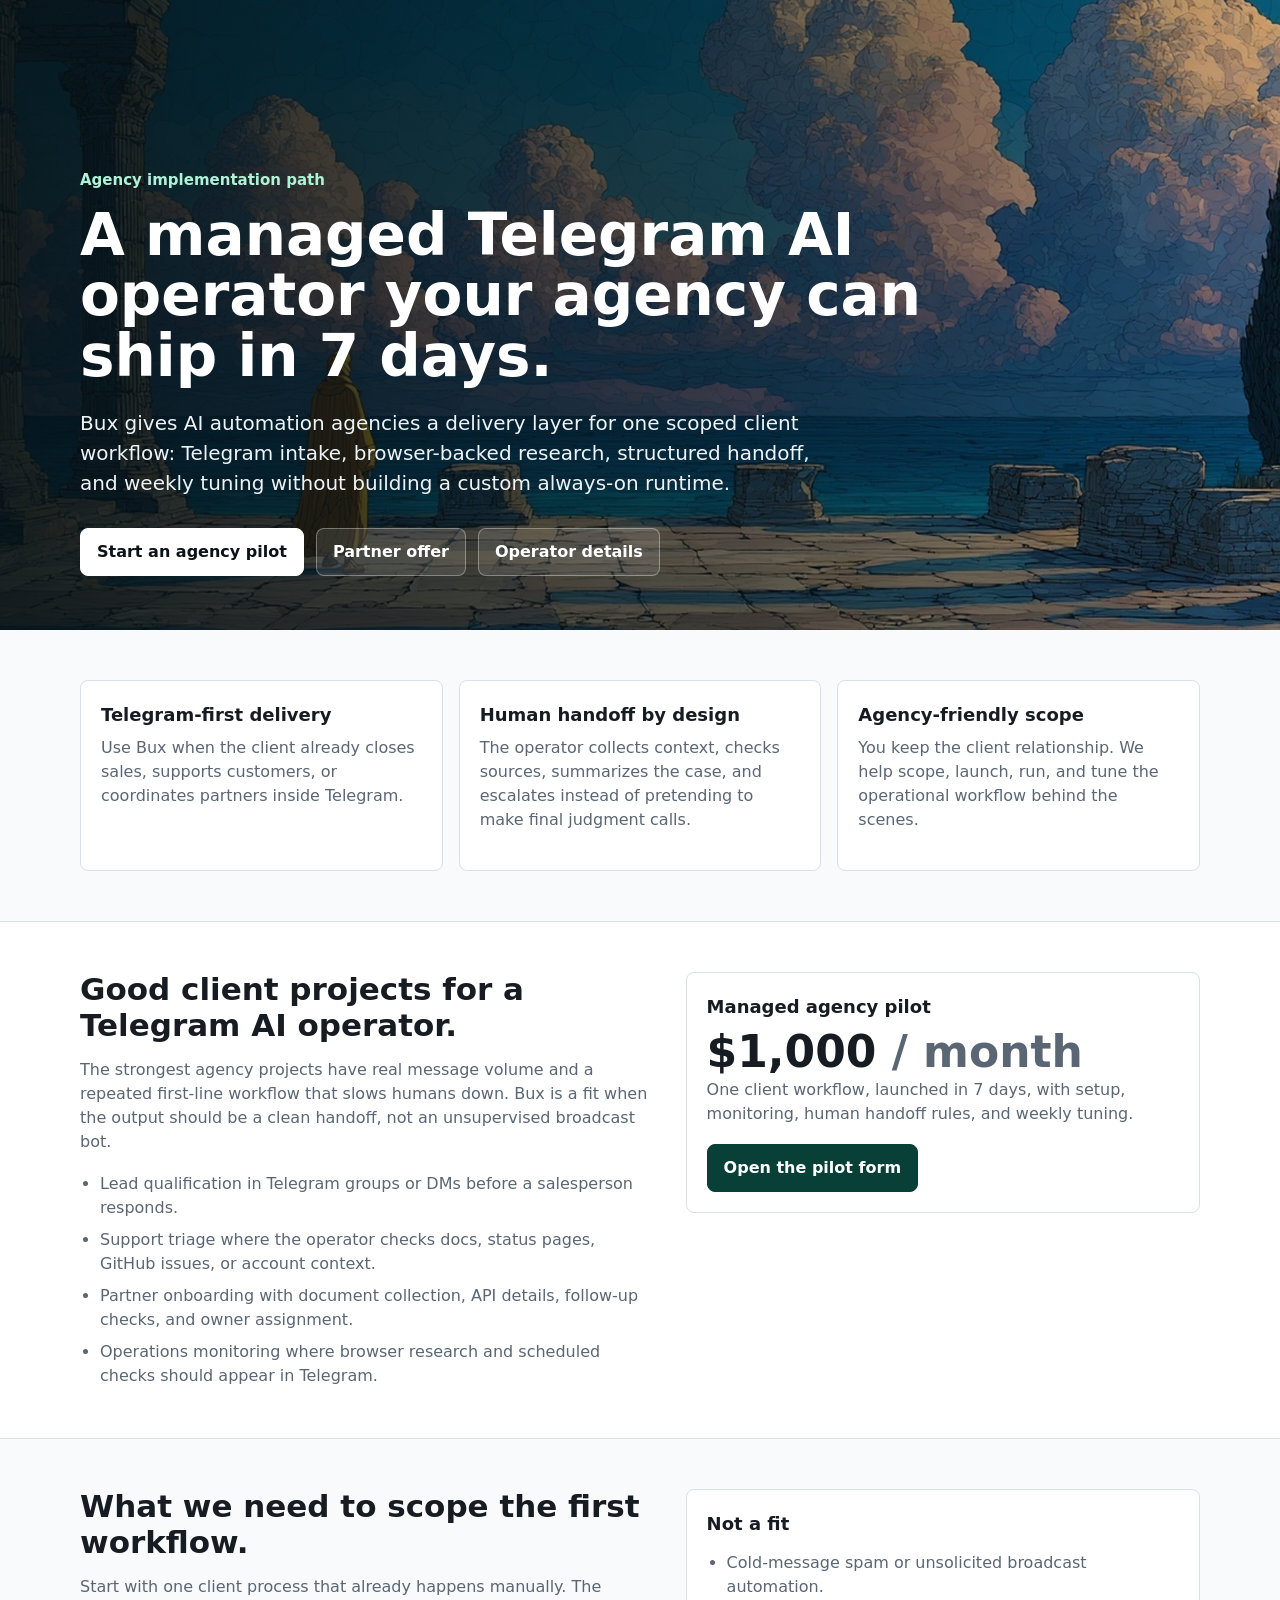
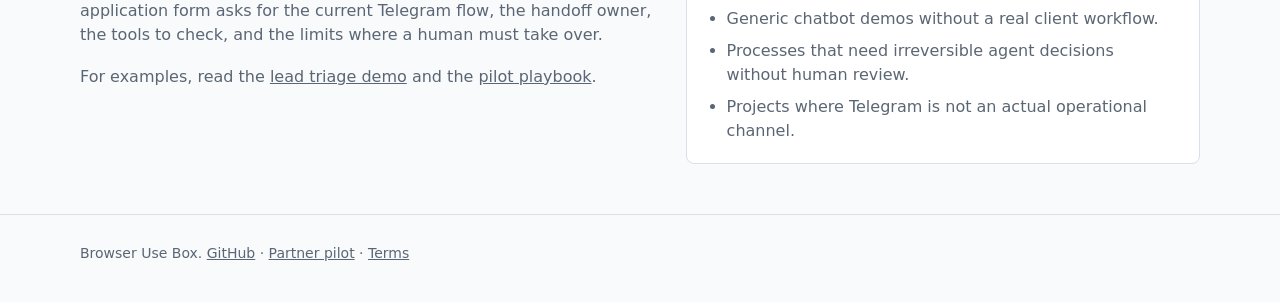
<file: docs/telegram-ai-operator-agencies.html>
<!doctype html>
<html lang="en">
  <head>
    <meta charset="utf-8">
    <meta name="viewport" content="width=device-width, initial-scale=1">
    <title>Telegram AI Operator for Agencies | Bux Managed Pilot</title>
    <meta
      name="description"
      content="A managed Telegram AI operator implementation path for AI automation agencies serving clients with Telegram-heavy sales, support, and onboarding workflows."
    >
    <link rel="canonical" href="https://browser-use.github.io/bux/telegram-ai-operator-agencies.html">
    <meta property="og:title" content="Telegram AI Operator for Agencies">
    <meta
      property="og:description"
      content="Add a managed Telegram AI operator workflow to client projects without building the always-on runtime yourself."
    >
    <meta property="og:url" content="https://browser-use.github.io/bux/telegram-ai-operator-agencies.html">
    <meta property="og:image" content="https://raw.githubusercontent.com/browser-use/bux/main/docs/hero.jpg">
    <meta property="og:type" content="website">
    <meta name="twitter:card" content="summary_large_image">
    <meta name="twitter:title" content="Telegram AI Operator for Agencies">
    <meta
      name="twitter:description"
      content="A managed implementation path for agencies with Telegram-heavy client workflows."
    >
    <meta name="twitter:image" content="https://raw.githubusercontent.com/browser-use/bux/main/docs/hero.jpg">
    <script type="application/ld+json">
      {
        "@context": "https://schema.org",
        "@type": "Service",
        "name": "Telegram AI Operator for Agencies",
        "provider": {
          "@type": "Organization",
          "name": "Browser Use"
        },
        "description": "A managed Telegram AI operator implementation path for AI automation agencies serving clients with Telegram-heavy sales, support, and onboarding workflows.",
        "url": "https://browser-use.github.io/bux/telegram-ai-operator-agencies.html",
        "offers": {
          "@type": "Offer",
          "price": "1000",
          "priceCurrency": "USD",
          "description": "One scoped private Telegram operator workflow launched in 7 days."
        },
        "audience": {
          "@type": "BusinessAudience",
          "name": "AI automation agencies"
        }
      }
    </script>
    <style>
      :root {
        color-scheme: light;
        --ink: #171b22;
        --muted: #5b6674;
        --line: #d8e0e8;
        --paper: #f8fafc;
        --panel: #ffffff;
        --accent: #0e6f5c;
        --accent-dark: #083f36;
      }

      * { box-sizing: border-box; }

      body {
        margin: 0;
        color: var(--ink);
        background: var(--paper);
        font-family: Inter, ui-sans-serif, system-ui, -apple-system, BlinkMacSystemFont, "Segoe UI", sans-serif;
        line-height: 1.5;
      }

      a { color: inherit; }

      .hero {
        min-height: 70vh;
        display: flex;
        align-items: end;
        color: white;
        background:
          linear-gradient(90deg, rgba(5, 17, 22, .9), rgba(5, 17, 22, .58) 58%, rgba(5, 17, 22, .18)),
          url("hero.jpg") center / cover no-repeat;
      }

      .inner {
        width: min(1120px, calc(100% - 40px));
        margin: 0 auto;
      }

      .hero .inner { padding: 72px 0 54px; }

      .eyebrow {
        margin: 0 0 14px;
        color: #aef2d7;
        font-size: 15px;
        font-weight: 800;
      }

      h1 {
        max-width: 860px;
        margin: 0;
        font-size: 58px;
        line-height: 1.04;
        letter-spacing: 0;
      }

      .hero-copy {
        max-width: 730px;
        margin: 22px 0 0;
        color: #edf3f7;
        font-size: 20px;
      }

      .actions {
        display: flex;
        flex-wrap: wrap;
        gap: 12px;
        margin-top: 30px;
      }

      .button {
        min-height: 44px;
        display: inline-flex;
        align-items: center;
        justify-content: center;
        border: 1px solid rgba(255, 255, 255, .34);
        border-radius: 8px;
        padding: 11px 16px;
        text-decoration: none;
        font-weight: 800;
        background: rgba(255, 255, 255, .1);
      }

      .button.primary {
        border-color: white;
        background: white;
        color: #0c1318;
      }

      section { padding: 50px 0; }

      .band {
        background: white;
        border-top: 1px solid var(--line);
        border-bottom: 1px solid var(--line);
      }

      .grid {
        display: grid;
        grid-template-columns: repeat(3, minmax(0, 1fr));
        gap: 16px;
      }

      .split {
        display: grid;
        grid-template-columns: minmax(0, 1fr) minmax(280px, .9fr);
        gap: 34px;
        align-items: start;
      }

      .tile,
      .panel {
        border: 1px solid var(--line);
        border-radius: 8px;
        background: var(--panel);
        padding: 20px;
      }

      .tile { min-height: 158px; }

      h2 {
        margin: 0 0 14px;
        font-size: 31px;
        line-height: 1.16;
        letter-spacing: 0;
      }

      h3 {
        margin: 0 0 8px;
        font-size: 18px;
      }

      p {
        margin: 0 0 18px;
        color: var(--muted);
      }

      ul {
        margin: 14px 0 0;
        padding-left: 20px;
        color: var(--muted);
      }

      li + li { margin-top: 8px; }

      .price {
        margin: 10px 0 4px;
        font-size: 44px;
        line-height: 1;
        font-weight: 900;
      }

      .muted { color: var(--muted); }

      footer {
        border-top: 1px solid var(--line);
        padding: 28px 0 38px;
        color: var(--muted);
        font-size: 14px;
      }

      @media (max-width: 760px) {
        .hero { min-height: 66vh; }
        h1 { font-size: 40px; }
        .hero-copy { font-size: 18px; }
        .grid,
        .split { grid-template-columns: 1fr; }
      }
    </style>
  </head>
  <body>
    <header class="hero">
      <div class="inner">
        <p class="eyebrow">Agency implementation path</p>
        <h1>A managed Telegram AI operator your agency can ship in 7 days.</h1>
        <p class="hero-copy">
          Bux gives AI automation agencies a delivery layer for one scoped client workflow: Telegram intake, browser-backed research, structured handoff, and weekly tuning without building a custom always-on runtime.
        </p>
        <div class="actions">
          <a class="button primary" href="https://github.com/browser-use/bux/issues/new?template=managed-pilot.yml">Start an agency pilot</a>
          <a class="button" href="managed-pilot-partners.html">Partner offer</a>
          <a class="button" href="telegram-ai-operator.html">Operator details</a>
        </div>
      </div>
    </header>

    <main>
      <section>
        <div class="inner grid">
          <div class="tile">
            <h3>Telegram-first delivery</h3>
            <p>Use Bux when the client already closes sales, supports customers, or coordinates partners inside Telegram.</p>
          </div>
          <div class="tile">
            <h3>Human handoff by design</h3>
            <p>The operator collects context, checks sources, summarizes the case, and escalates instead of pretending to make final judgment calls.</p>
          </div>
          <div class="tile">
            <h3>Agency-friendly scope</h3>
            <p>You keep the client relationship. We help scope, launch, run, and tune the operational workflow behind the scenes.</p>
          </div>
        </div>
      </section>

      <section class="band">
        <div class="inner split">
          <div>
            <h2>Good client projects for a Telegram AI operator.</h2>
            <p>
              The strongest agency projects have real message volume and a repeated first-line workflow that slows humans down. Bux is a fit when the output should be a clean handoff, not an unsupervised broadcast bot.
            </p>
            <ul>
              <li>Lead qualification in Telegram groups or DMs before a salesperson responds.</li>
              <li>Support triage where the operator checks docs, status pages, GitHub issues, or account context.</li>
              <li>Partner onboarding with document collection, API details, follow-up checks, and owner assignment.</li>
              <li>Operations monitoring where browser research and scheduled checks should appear in Telegram.</li>
            </ul>
          </div>
          <div class="panel">
            <h3>Managed agency pilot</h3>
            <div class="price">$1,000 <span class="muted">/ month</span></div>
            <p>One client workflow, launched in 7 days, with setup, monitoring, human handoff rules, and weekly tuning.</p>
            <a class="button primary" style="border-color: var(--accent-dark); background: var(--accent-dark); color: white;" href="https://github.com/browser-use/bux/issues/new?template=managed-pilot.yml">Open the pilot form</a>
          </div>
        </div>
      </section>

      <section>
        <div class="inner split">
          <div>
            <h2>What we need to scope the first workflow.</h2>
            <p>
              Start with one client process that already happens manually. The application form asks for the current Telegram flow, the handoff owner, the tools to check, and the limits where a human must take over.
            </p>
            <p>
              For examples, read the <a href="managed-pilot-demo.html">lead triage demo</a> and the <a href="managed-pilot-playbook.html">pilot playbook</a>.
            </p>
          </div>
          <div class="panel">
            <h3>Not a fit</h3>
            <ul>
              <li>Cold-message spam or unsolicited broadcast automation.</li>
              <li>Generic chatbot demos without a real client workflow.</li>
              <li>Processes that need irreversible agent decisions without human review.</li>
              <li>Projects where Telegram is not an actual operational channel.</li>
            </ul>
          </div>
        </div>
      </section>
    </main>

    <footer>
      <div class="inner">
        Browser Use Box. <a href="https://github.com/browser-use/bux">GitHub</a> · <a href="managed-pilot-partners.html">Partner pilot</a> · <a href="managed-pilot-terms.html">Terms</a>
      </div>
    </footer>
  </body>
</html>
</file>
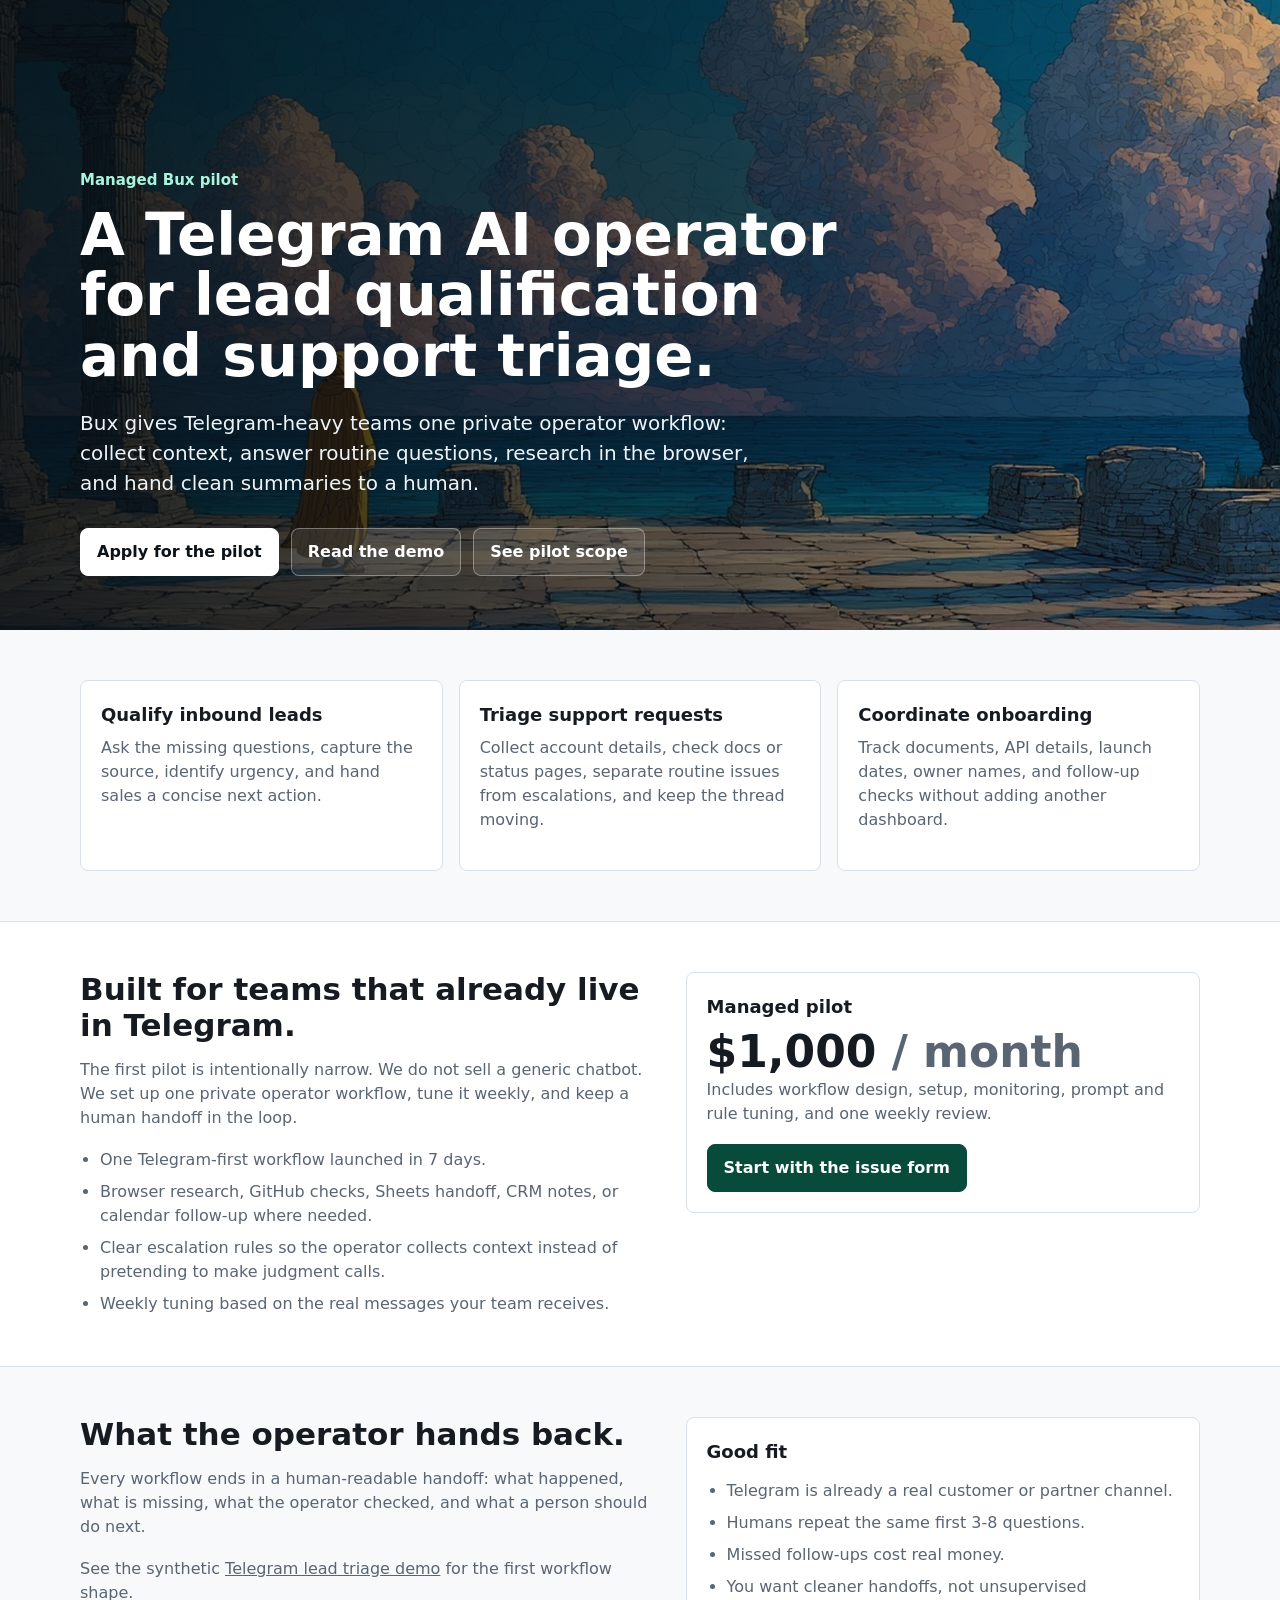
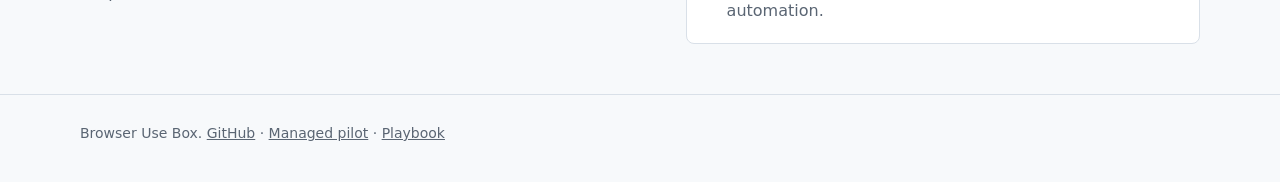
<file: docs/telegram-ai-operator.html>
<!doctype html>
<html lang="en">
  <head>
    <meta charset="utf-8">
    <meta name="viewport" content="width=device-width, initial-scale=1">
    <title>Managed Telegram AI Operator | Bux</title>
    <meta
      name="description"
      content="A managed Telegram AI operator for teams that need lead qualification, support triage, partner onboarding, and clean human handoffs."
    >
    <link rel="canonical" href="https://browser-use.github.io/bux/telegram-ai-operator.html">
    <meta property="og:title" content="Managed Telegram AI Operator">
    <meta
      property="og:description"
      content="Launch one private Telegram operator workflow in 7 days with Bux."
    >
    <meta property="og:url" content="https://browser-use.github.io/bux/telegram-ai-operator.html">
    <meta property="og:image" content="https://raw.githubusercontent.com/browser-use/bux/main/docs/hero.jpg">
    <meta property="og:type" content="website">
    <meta name="twitter:card" content="summary_large_image">
    <meta name="twitter:title" content="Managed Telegram AI Operator">
    <meta
      name="twitter:description"
      content="Lead qualification, support triage, partner onboarding, and clean human handoffs in Telegram."
    >
    <meta name="twitter:image" content="https://raw.githubusercontent.com/browser-use/bux/main/docs/hero.jpg">
    <script type="application/ld+json">
      {
        "@context": "https://schema.org",
        "@type": "Service",
        "name": "Managed Telegram AI Operator",
        "provider": {
          "@type": "Organization",
          "name": "Browser Use"
        },
        "description": "A managed Telegram AI operator for teams that need lead qualification, support triage, partner onboarding, and clean human handoffs.",
        "url": "https://browser-use.github.io/bux/telegram-ai-operator.html",
        "offers": {
          "@type": "Offer",
          "price": "1000",
          "priceCurrency": "USD",
          "description": "One scoped private Telegram operator workflow launched in 7 days."
        }
      }
    </script>
    <style>
      :root {
        color-scheme: light;
        --ink: #161b22;
        --muted: #5a6573;
        --line: #d9e0e8;
        --paper: #f7f9fb;
        --panel: #ffffff;
        --accent: #0f6f58;
        --accent-dark: #084b3b;
      }

      * {
        box-sizing: border-box;
      }

      body {
        margin: 0;
        color: var(--ink);
        background: var(--paper);
        font-family: Inter, ui-sans-serif, system-ui, -apple-system, BlinkMacSystemFont, "Segoe UI", sans-serif;
        line-height: 1.5;
      }

      a {
        color: inherit;
      }

      .hero {
        min-height: 70vh;
        display: flex;
        align-items: end;
        color: white;
        background:
          linear-gradient(90deg, rgba(7, 14, 19, .88), rgba(7, 14, 19, .58) 56%, rgba(7, 14, 19, .18)),
          url("hero.jpg") center / cover no-repeat;
      }

      .inner {
        width: min(1120px, calc(100% - 40px));
        margin: 0 auto;
      }

      .hero .inner {
        padding: 72px 0 54px;
      }

      .eyebrow {
        margin: 0 0 14px;
        color: #a9f4dd;
        font-size: 15px;
        font-weight: 800;
      }

      h1 {
        max-width: 820px;
        margin: 0;
        font-size: 58px;
        line-height: 1.04;
        letter-spacing: 0;
      }

      .hero-copy {
        max-width: 700px;
        margin: 22px 0 0;
        color: #edf3f7;
        font-size: 20px;
      }

      .actions {
        display: flex;
        flex-wrap: wrap;
        gap: 12px;
        margin-top: 30px;
      }

      .button {
        min-height: 44px;
        display: inline-flex;
        align-items: center;
        justify-content: center;
        border: 1px solid rgba(255, 255, 255, .34);
        border-radius: 8px;
        padding: 11px 16px;
        text-decoration: none;
        font-weight: 800;
        background: rgba(255, 255, 255, .1);
      }

      .button.primary {
        border-color: white;
        background: white;
        color: #0c1318;
      }

      section {
        padding: 50px 0;
      }

      .band {
        background: white;
        border-top: 1px solid var(--line);
        border-bottom: 1px solid var(--line);
      }

      .grid {
        display: grid;
        grid-template-columns: repeat(3, minmax(0, 1fr));
        gap: 16px;
      }

      .split {
        display: grid;
        grid-template-columns: minmax(0, 1fr) minmax(280px, .9fr);
        gap: 34px;
        align-items: start;
      }

      .tile,
      .panel {
        border: 1px solid var(--line);
        border-radius: 8px;
        background: var(--panel);
        padding: 20px;
      }

      .tile {
        min-height: 150px;
      }

      h2 {
        margin: 0 0 14px;
        font-size: 31px;
        line-height: 1.16;
        letter-spacing: 0;
      }

      h3 {
        margin: 0 0 8px;
        font-size: 18px;
      }

      p {
        margin: 0 0 18px;
        color: var(--muted);
      }

      ul {
        margin: 14px 0 0;
        padding-left: 20px;
        color: var(--muted);
      }

      li + li {
        margin-top: 8px;
      }

      .price {
        margin: 10px 0 4px;
        font-size: 44px;
        line-height: 1;
        font-weight: 900;
      }

      .muted {
        color: var(--muted);
      }

      footer {
        border-top: 1px solid var(--line);
        padding: 28px 0 38px;
        color: var(--muted);
        font-size: 14px;
      }

      @media (max-width: 760px) {
        .hero {
          min-height: 66vh;
        }

        h1 {
          font-size: 40px;
        }

        .hero-copy {
          font-size: 18px;
        }

        .grid,
        .split {
          grid-template-columns: 1fr;
        }
      }
    </style>
  </head>
  <body>
    <header class="hero">
      <div class="inner">
        <p class="eyebrow">Managed Bux pilot</p>
        <h1>A Telegram AI operator for lead qualification and support triage.</h1>
        <p class="hero-copy">
          Bux gives Telegram-heavy teams one private operator workflow: collect context, answer routine questions, research in the browser, and hand clean summaries to a human.
        </p>
        <div class="actions">
          <a class="button primary" href="https://github.com/browser-use/bux/issues/new?template=managed-pilot.yml">Apply for the pilot</a>
          <a class="button" href="managed-pilot-demo.html">Read the demo</a>
          <a class="button" href="pilot.html">See pilot scope</a>
        </div>
      </div>
    </header>

    <main>
      <section>
        <div class="inner grid">
          <div class="tile">
            <h3>Qualify inbound leads</h3>
            <p>Ask the missing questions, capture the source, identify urgency, and hand sales a concise next action.</p>
          </div>
          <div class="tile">
            <h3>Triage support requests</h3>
            <p>Collect account details, check docs or status pages, separate routine issues from escalations, and keep the thread moving.</p>
          </div>
          <div class="tile">
            <h3>Coordinate onboarding</h3>
            <p>Track documents, API details, launch dates, owner names, and follow-up checks without adding another dashboard.</p>
          </div>
        </div>
      </section>

      <section class="band">
        <div class="inner split">
          <div>
            <h2>Built for teams that already live in Telegram.</h2>
            <p>
              The first pilot is intentionally narrow. We do not sell a generic chatbot. We set up one private operator workflow, tune it weekly, and keep a human handoff in the loop.
            </p>
            <ul>
              <li>One Telegram-first workflow launched in 7 days.</li>
              <li>Browser research, GitHub checks, Sheets handoff, CRM notes, or calendar follow-up where needed.</li>
              <li>Clear escalation rules so the operator collects context instead of pretending to make judgment calls.</li>
              <li>Weekly tuning based on the real messages your team receives.</li>
            </ul>
          </div>
          <div class="panel">
            <h3>Managed pilot</h3>
            <div class="price">$1,000 <span class="muted">/ month</span></div>
            <p>Includes workflow design, setup, monitoring, prompt and rule tuning, and one weekly review.</p>
            <a class="button primary" style="border-color: var(--accent-dark); background: var(--accent-dark); color: white;" href="https://github.com/browser-use/bux/issues/new?template=managed-pilot.yml">Start with the issue form</a>
          </div>
        </div>
      </section>

      <section>
        <div class="inner split">
          <div>
            <h2>What the operator hands back.</h2>
            <p>
              Every workflow ends in a human-readable handoff: what happened, what is missing, what the operator checked, and what a person should do next.
            </p>
            <p>
              See the synthetic <a href="managed-pilot-demo.html">Telegram lead triage demo</a> for the first workflow shape.
            </p>
          </div>
          <div class="panel">
            <h3>Good fit</h3>
            <ul>
              <li>Telegram is already a real customer or partner channel.</li>
              <li>Humans repeat the same first 3-8 questions.</li>
              <li>Missed follow-ups cost real money.</li>
              <li>You want cleaner handoffs, not unsupervised automation.</li>
            </ul>
          </div>
        </div>
      </section>
    </main>

    <footer>
      <div class="inner">
        Browser Use Box. <a href="https://github.com/browser-use/bux">GitHub</a> · <a href="pilot.html">Managed pilot</a> · <a href="managed-pilot-playbook.html">Playbook</a>
      </div>
    </footer>
  </body>
</html>
</file>
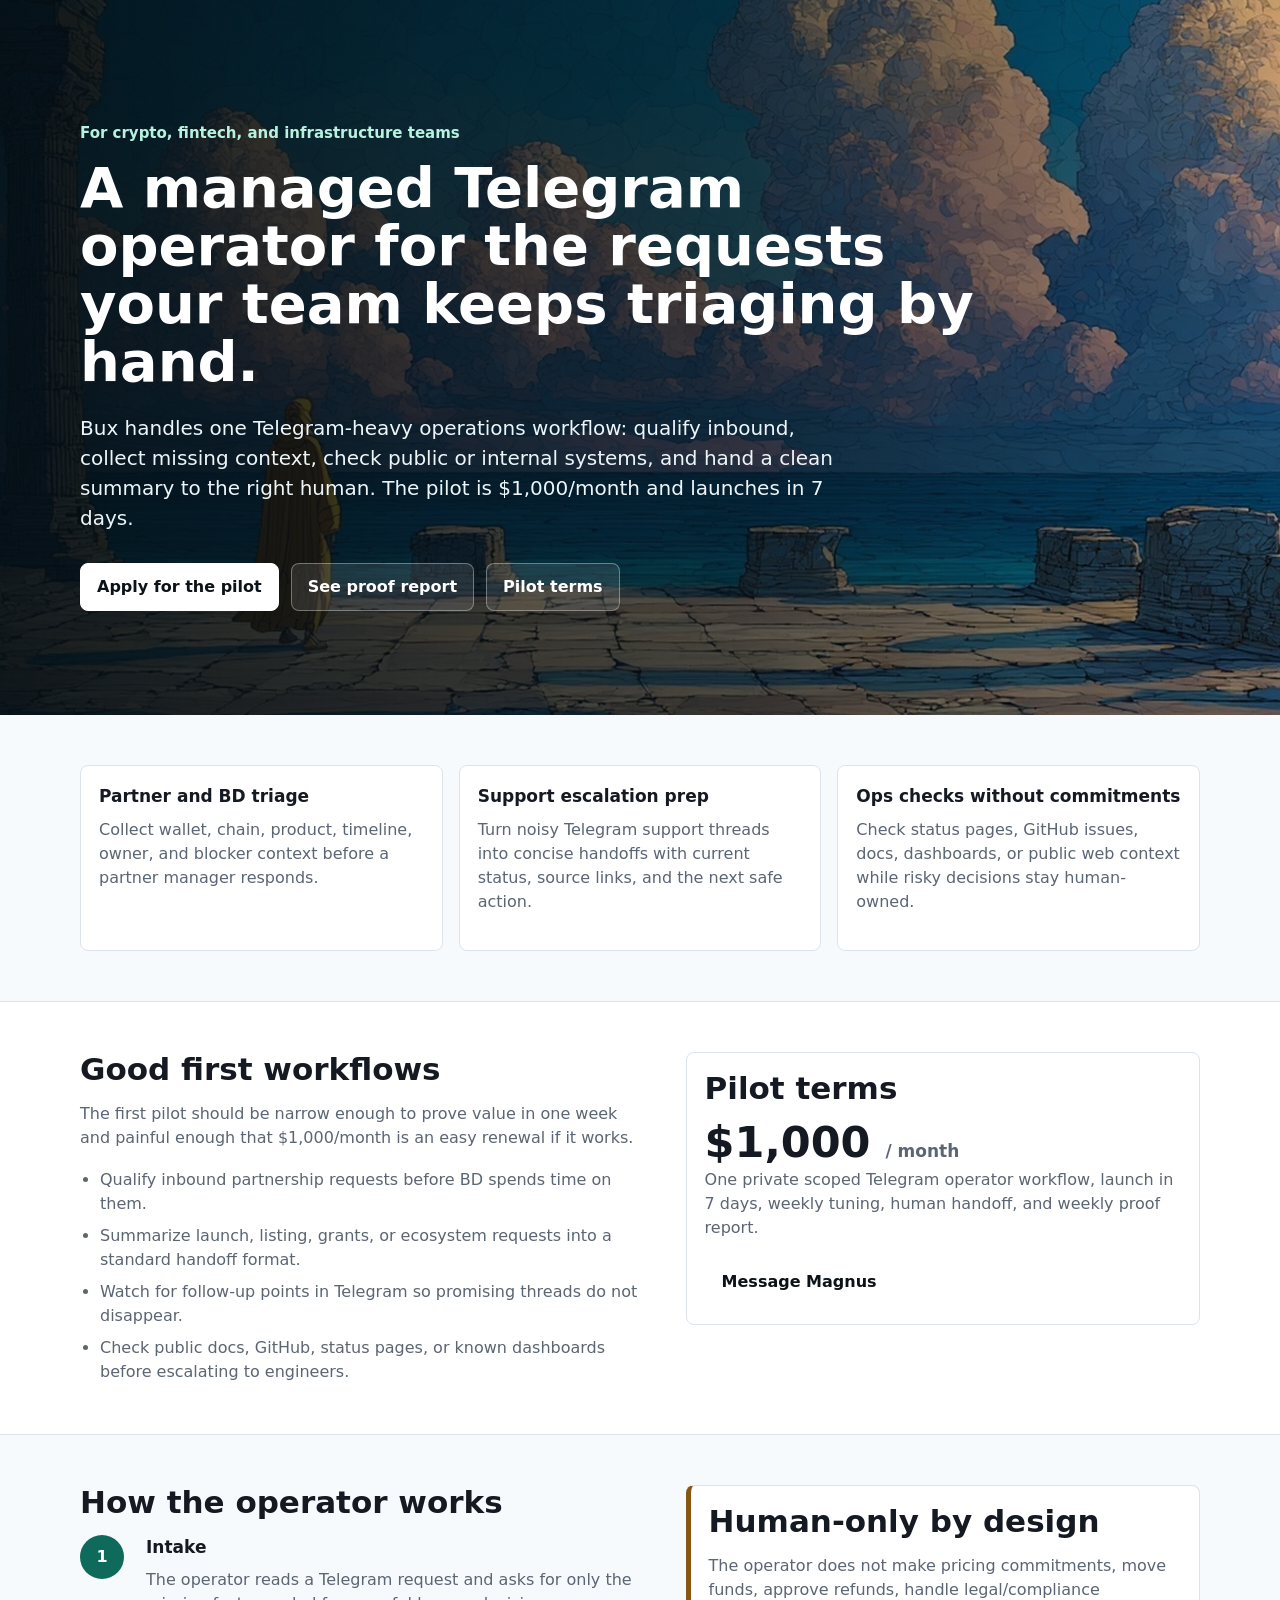
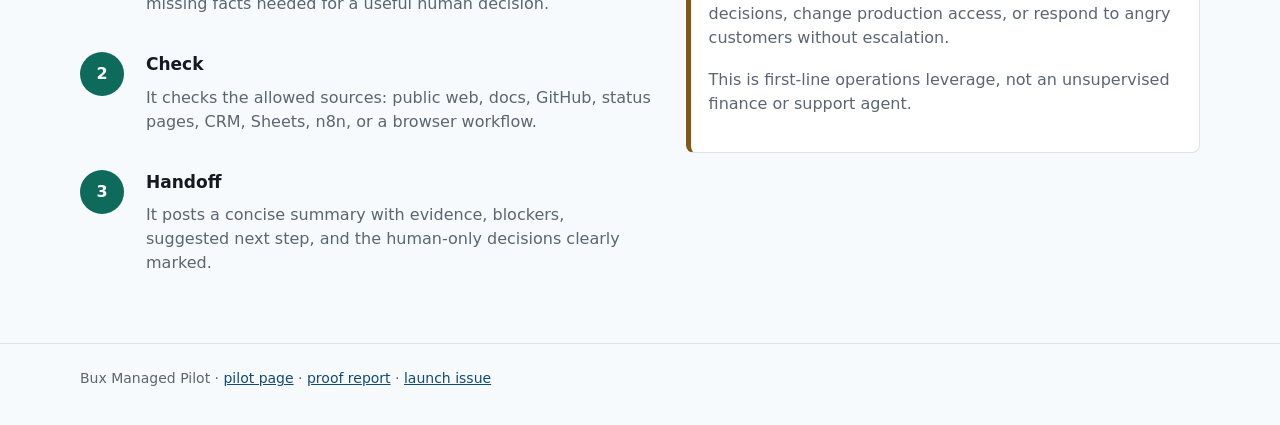
<file: docs/telegram-operator-crypto.html>
<!doctype html>
<html lang="en">
  <head>
    <meta charset="utf-8">
    <meta name="viewport" content="width=device-width, initial-scale=1">
    <title>Telegram AI Operator for Crypto and Fintech Teams | Bux</title>
    <meta name="description" content="A managed $1,000/month Telegram AI operator for crypto, fintech, infrastructure, and partner teams that need faster triage, cleaner handoffs, and human approval.">
    <link rel="canonical" href="https://browser-use.github.io/bux/telegram-operator-crypto.html">
    <meta property="og:title" content="Telegram AI Operator for Crypto and Fintech Teams">
    <meta property="og:description" content="Launch one managed Telegram operations workflow in 7 days with triage, browser checks, human handoff, and weekly proof reporting.">
    <meta property="og:url" content="https://browser-use.github.io/bux/telegram-operator-crypto.html">
    <meta property="og:image" content="https://raw.githubusercontent.com/browser-use/bux/main/docs/hero.jpg">
    <meta property="og:type" content="website">
    <meta name="twitter:card" content="summary_large_image">
    <style>
      :root { color-scheme: light; --ink: #141922; --muted: #5b6573; --line: #dce3eb; --paper: #f7fafc; --panel: #ffffff; --accent: #0e6b5c; --accent-2: #114a78; --warn: #875612; }
      * { box-sizing: border-box; }
      body { margin: 0; color: var(--ink); background: var(--paper); font-family: Inter, ui-sans-serif, system-ui, -apple-system, BlinkMacSystemFont, "Segoe UI", sans-serif; line-height: 1.5; }
      a { color: inherit; }
      .hero { min-height: 70vh; display: flex; align-items: end; color: white; background: linear-gradient(90deg, rgba(4, 14, 20, .92), rgba(4, 14, 20, .64) 58%, rgba(4, 14, 20, .2)), url("hero.jpg") center / cover no-repeat; }
      .inner { width: min(1120px, calc(100% - 40px)); margin: 0 auto; }
      .hero .inner { padding: 72px 0 54px; }
      .eyebrow { margin: 0 0 14px; color: #b7f2df; font-size: 15px; font-weight: 800; }
      h1 { max-width: 900px; margin: 0; font-size: 56px; line-height: 1.04; letter-spacing: 0; }
      .hero-copy { max-width: 760px; margin: 22px 0 0; color: #edf5f8; font-size: 20px; }
      .actions { display: flex; flex-wrap: wrap; gap: 12px; margin-top: 30px; }
      .button { min-height: 44px; display: inline-flex; align-items: center; justify-content: center; border: 1px solid rgba(255, 255, 255, .34); border-radius: 8px; padding: 11px 16px; text-decoration: none; font-weight: 800; background: rgba(255, 255, 255, .1); }
      .button.primary { border-color: white; background: white; color: #0c1318; }
      section { padding: 50px 0; }
      .band { background: white; border-top: 1px solid var(--line); border-bottom: 1px solid var(--line); }
      .grid { display: grid; grid-template-columns: repeat(3, minmax(0, 1fr)); gap: 16px; }
      .split { display: grid; grid-template-columns: minmax(0, 1fr) minmax(280px, .9fr); gap: 34px; align-items: start; }
      .tile, .panel, .risk { border: 1px solid var(--line); border-radius: 8px; background: var(--panel); padding: 18px; }
      .tile { min-height: 166px; }
      .tile strong, .step strong { display: block; margin-bottom: 8px; font-size: 17px; }
      h2 { margin: 0 0 14px; font-size: 31px; line-height: 1.16; letter-spacing: 0; }
      p { margin: 0 0 18px; color: var(--muted); }
      ul { margin: 14px 0 0; padding-left: 20px; color: var(--muted); }
      li + li { margin-top: 8px; }
      .price-number { margin: 10px 0 4px; font-size: 43px; line-height: 1; font-weight: 900; }
      .price-number span { color: var(--muted); font-size: 17px; font-weight: 700; }
      .step { display: grid; grid-template-columns: 52px 1fr; gap: 14px; align-items: start; }
      .step + .step { margin-top: 18px; }
      .num { width: 44px; height: 44px; display: inline-flex; align-items: center; justify-content: center; border-radius: 50%; background: var(--accent); color: white; font-weight: 900; }
      .risk { border-left: 5px solid var(--warn); }
      footer { border-top: 1px solid var(--line); padding: 24px 0 36px; color: var(--muted); font-size: 14px; }
      footer a { color: var(--accent-2); }
      @media (max-width: 760px) { .hero { min-height: 78vh; } .hero .inner { padding: 56px 0 38px; } h1 { font-size: 38px; } .hero-copy { font-size: 18px; } .grid, .split { grid-template-columns: 1fr; } section { padding: 38px 0; } }
    </style>
  </head>
  <body>
    <main>
      <section class="hero">
        <div class="inner">
          <p class="eyebrow">For crypto, fintech, and infrastructure teams</p>
          <h1>A managed Telegram operator for the requests your team keeps triaging by hand.</h1>
          <p class="hero-copy">Bux handles one Telegram-heavy operations workflow: qualify inbound, collect missing context, check public or internal systems, and hand a clean summary to the right human. The pilot is $1,000/month and launches in 7 days.</p>
          <div class="actions">
            <a class="button primary" href="https://github.com/browser-use/bux/issues/new?template=managed-pilot.yml">Apply for the pilot</a>
            <a class="button" href="managed-pilot-proof-report.html">See proof report</a>
            <a class="button" href="managed-pilot-terms.html">Pilot terms</a>
          </div>
        </div>
      </section>
      <section>
        <div class="inner grid">
          <div class="tile"><strong>Partner and BD triage</strong><p>Collect wallet, chain, product, timeline, owner, and blocker context before a partner manager responds.</p></div>
          <div class="tile"><strong>Support escalation prep</strong><p>Turn noisy Telegram support threads into concise handoffs with current status, source links, and the next safe action.</p></div>
          <div class="tile"><strong>Ops checks without commitments</strong><p>Check status pages, GitHub issues, docs, dashboards, or public web context while risky decisions stay human-owned.</p></div>
        </div>
      </section>
      <section class="band">
        <div class="inner split">
          <div>
            <h2>Good first workflows</h2>
            <p>The first pilot should be narrow enough to prove value in one week and painful enough that $1,000/month is an easy renewal if it works.</p>
            <ul>
              <li>Qualify inbound partnership requests before BD spends time on them.</li>
              <li>Summarize launch, listing, grants, or ecosystem requests into a standard handoff format.</li>
              <li>Watch for follow-up points in Telegram so promising threads do not disappear.</li>
              <li>Check public docs, GitHub, status pages, or known dashboards before escalating to engineers.</li>
            </ul>
          </div>
          <aside class="panel">
            <h2>Pilot terms</h2>
            <div class="price-number">$1,000 <span>/ month</span></div>
            <p>One private scoped Telegram operator workflow, launch in 7 days, weekly tuning, human handoff, and weekly proof report.</p>
            <a class="button primary" href="https://t.me/Magnus_Mueller">Message Magnus</a>
          </aside>
        </div>
      </section>
      <section>
        <div class="inner split">
          <div>
            <h2>How the operator works</h2>
            <div class="step"><span class="num">1</span><div><strong>Intake</strong><p>The operator reads a Telegram request and asks for only the missing facts needed for a useful human decision.</p></div></div>
            <div class="step"><span class="num">2</span><div><strong>Check</strong><p>It checks the allowed sources: public web, docs, GitHub, status pages, CRM, Sheets, n8n, or a browser workflow.</p></div></div>
            <div class="step"><span class="num">3</span><div><strong>Handoff</strong><p>It posts a concise summary with evidence, blockers, suggested next step, and the human-only decisions clearly marked.</p></div></div>
          </div>
          <div class="risk">
            <h2>Human-only by design</h2>
            <p>The operator does not make pricing commitments, move funds, approve refunds, handle legal/compliance decisions, change production access, or respond to angry customers without escalation.</p>
            <p>This is first-line operations leverage, not an unsupervised finance or support agent.</p>
          </div>
        </div>
      </section>
    </main>
    <footer>
      <div class="inner">Bux Managed Pilot · <a href="pilot.html">pilot page</a> · <a href="managed-pilot-proof-report.html">proof report</a> · <a href="https://github.com/browser-use/bux/issues/233">launch issue</a></div>
    </footer>
  </body>
</html>
</file>
